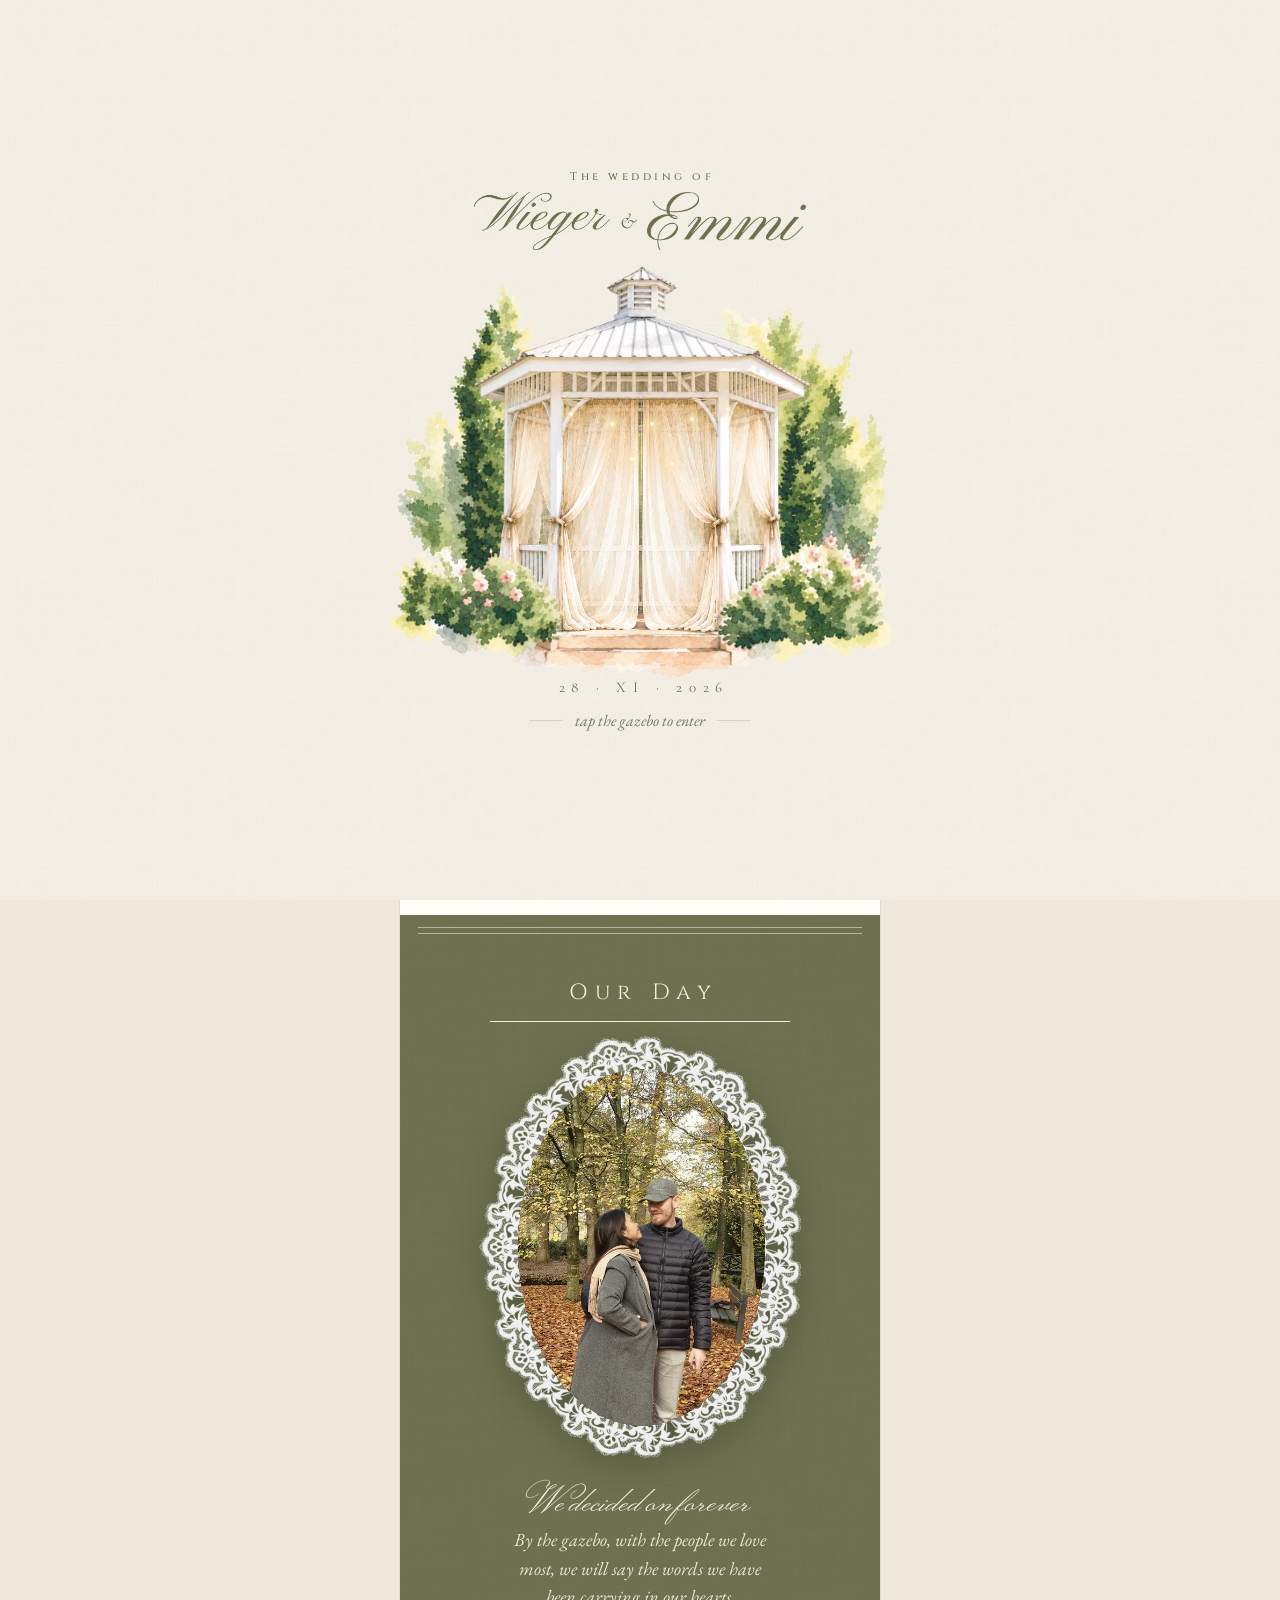
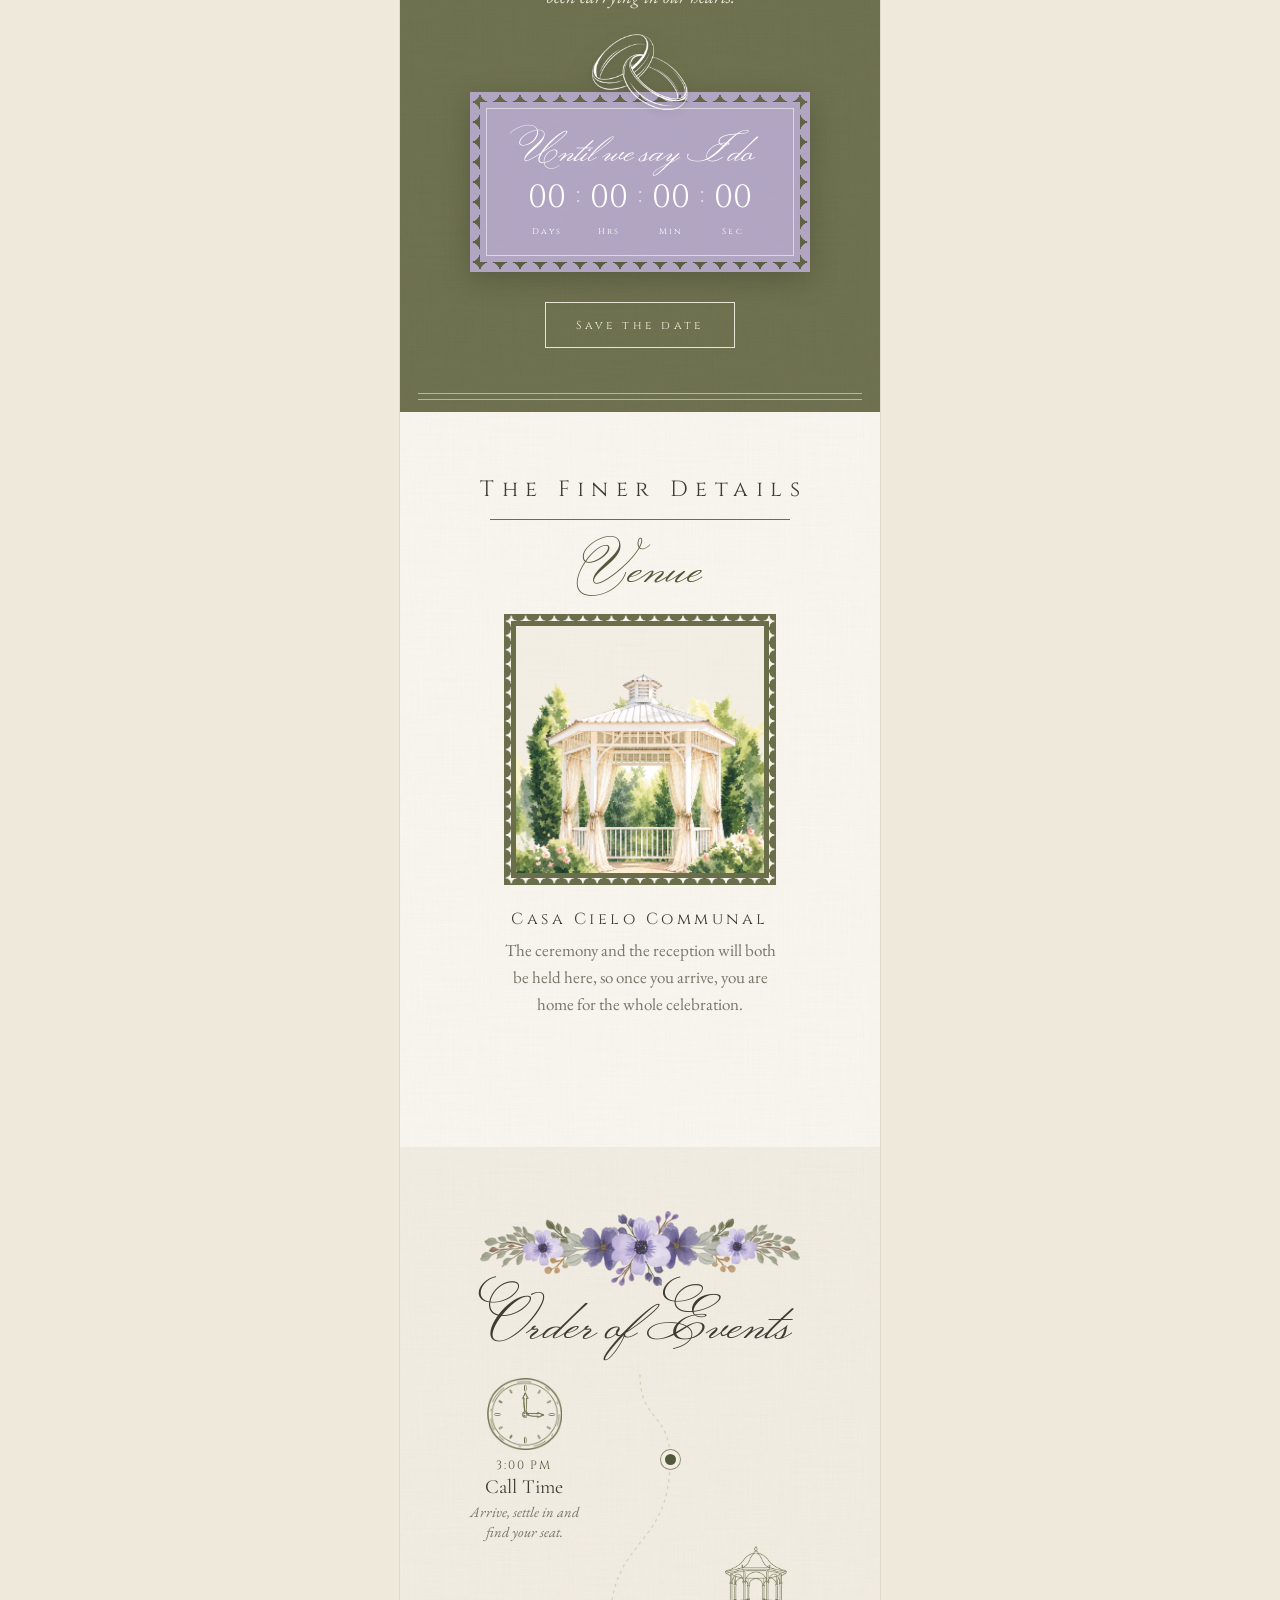
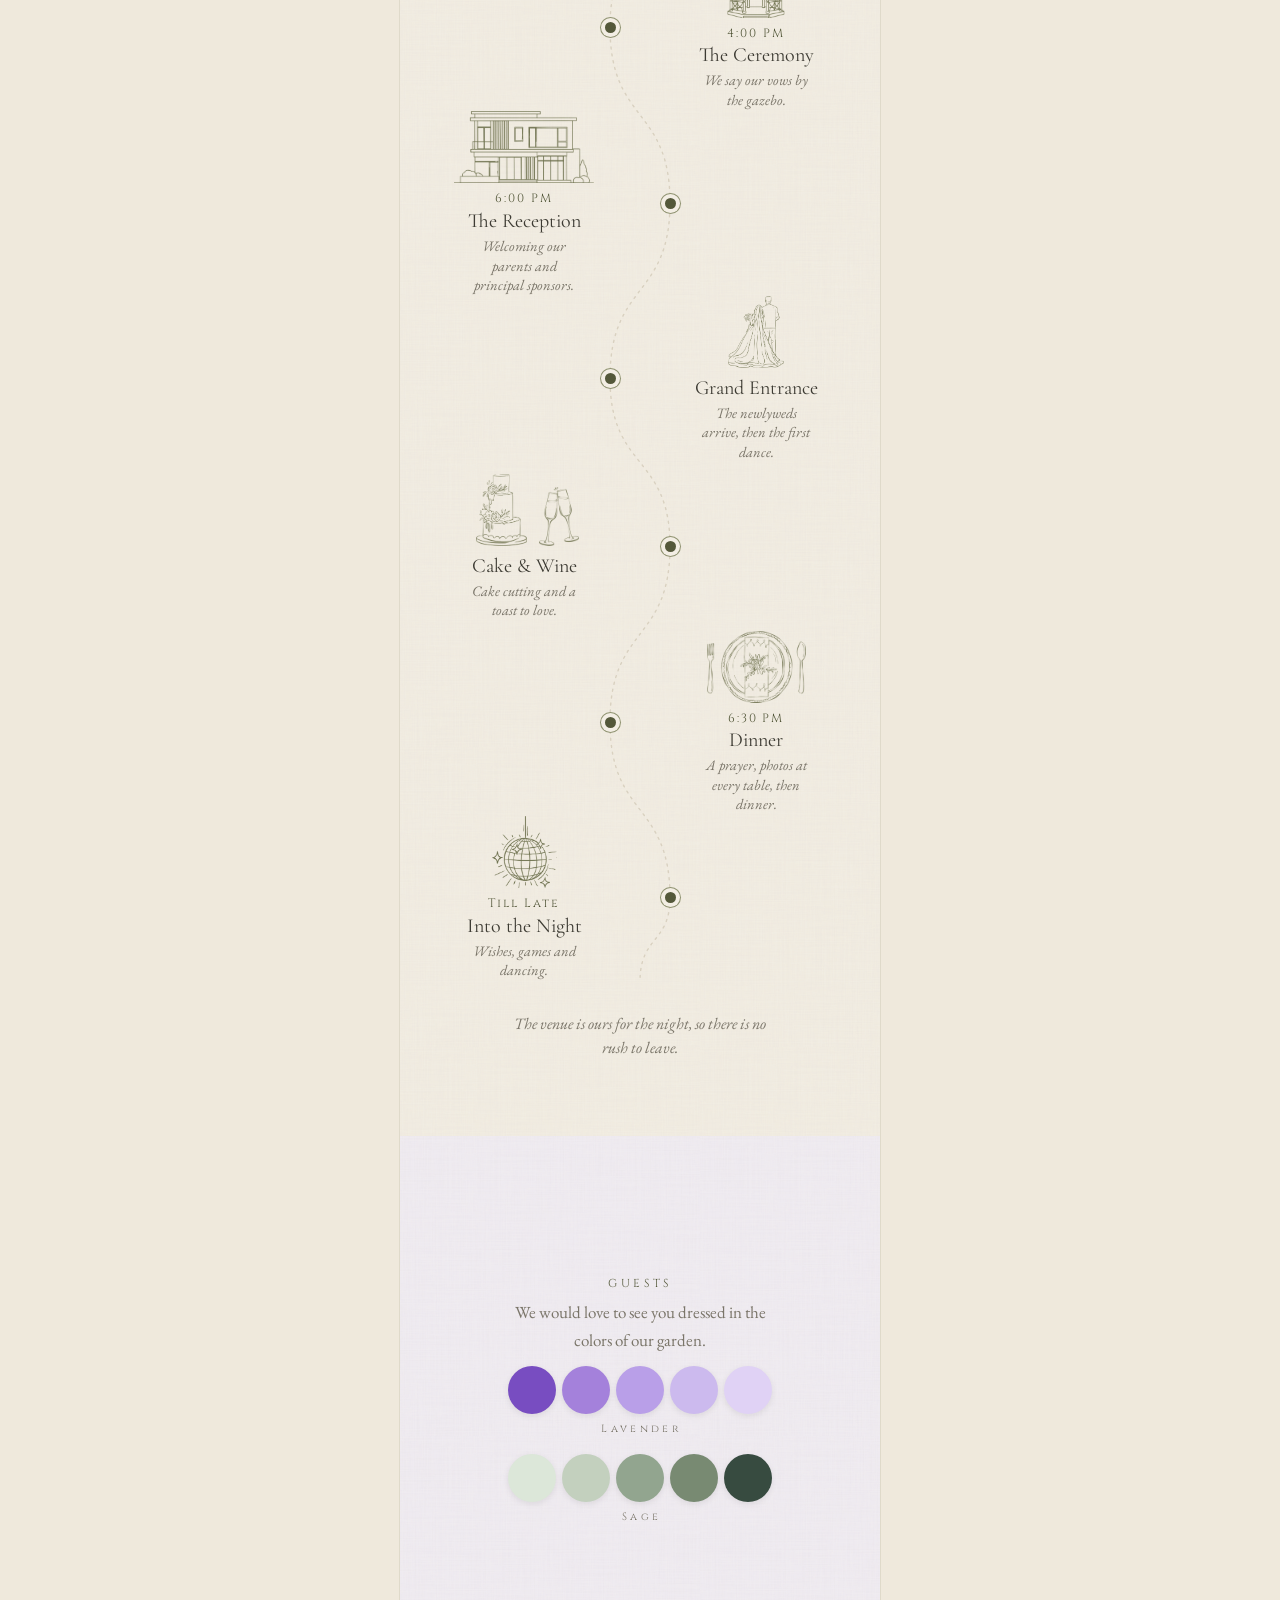
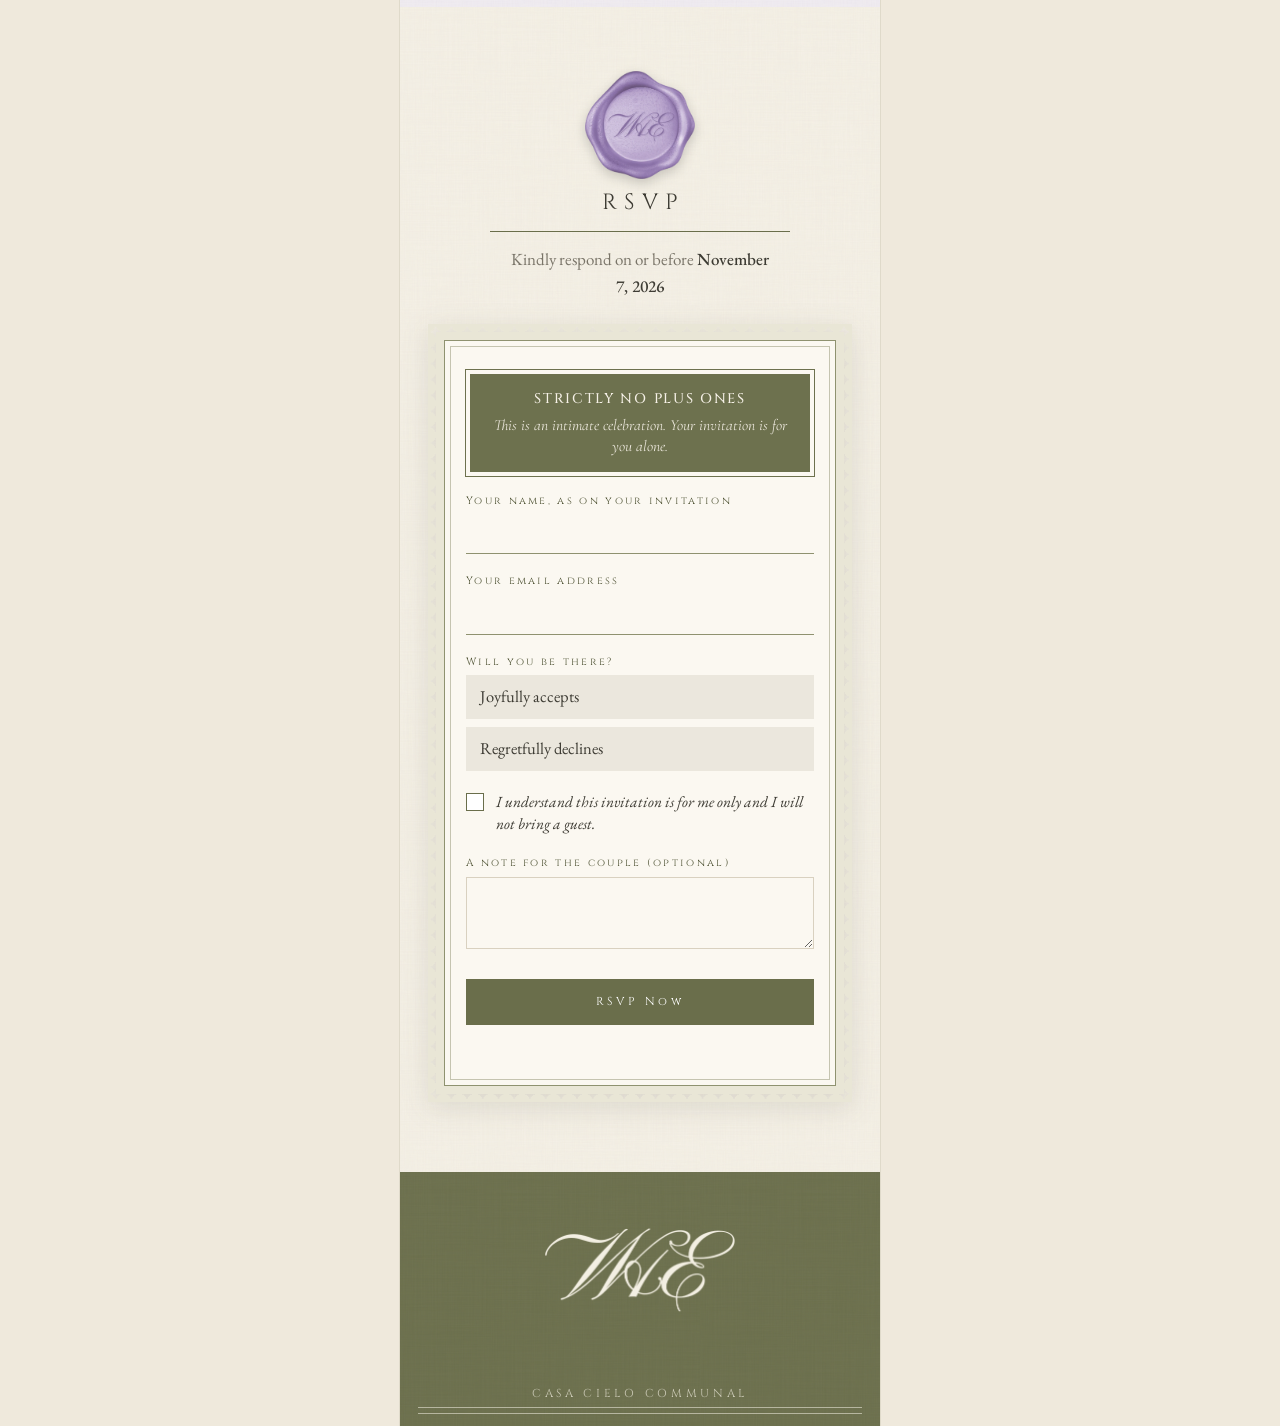
<file: index.html>
<!doctype html>
<html lang="en">
<head>
<meta charset="utf-8">
<title>Wieger &amp; Emmi</title>
<meta name="description" content="The wedding of Wieger and Emmi. Saturday, 28 November 2026, Casa Cielo Communal.">
<meta property="og:title" content="Wieger &amp; Emmi · 28.11.2026">
<meta property="og:description" content="Tap the gazebo to open your invitation.">
<meta property="og:image" content="https://wieger-and-emmi.github.io/og.jpg">
<meta property="og:image:width" content="1200">
<meta property="og:image:height" content="630">
<meta property="og:url" content="https://wieger-and-emmi.github.io/">
<meta property="og:type" content="website">
<meta name="twitter:card" content="summary_large_image">
<meta property="og:site_name" content="Wieger &amp; Emmi">
<meta property="og:image:secure_url" content="https://wieger-and-emmi.github.io/og.jpg">
<meta property="og:image:type" content="image/jpeg">
<meta property="og:image:alt" content="A watercolor gazebo with closed drapes">
<link rel="image_src" href="https://wieger-and-emmi.github.io/og.jpg">
<meta name="viewport" content="width=device-width,initial-scale=1,viewport-fit=cover">
<meta name="color-scheme" content="only light">
<meta name="supported-color-schemes" content="light">
<style>:root{color-scheme:only light}html,body{forced-color-adjust:none}
@media (prefers-color-scheme:dark){:root{color-scheme:only light}html,body{background:#efe9dc!important;color:var(--ink)}}</style>
<meta name="theme-color" content="#f6f1e7">
<link rel="icon" href="favicon.png">
<link rel="preconnect" href="https://fonts.googleapis.com">
<link rel="preconnect" href="https://fonts.gstatic.com" crossorigin>
<link href="https://fonts.googleapis.com/css2?family=Cinzel:wght@400;500&family=Cormorant+Garamond:ital,wght@0,400;0,500;1,400&family=EB+Garamond:ital,wght@0,400;0,500;1,400&family=Monsieur+La+Doulaise&display=swap" rel="stylesheet">
<link rel="stylesheet" href="style.css?v=5">
</head>
<body class="locked">

<svg width="0" height="0" style="position:absolute" aria-hidden="true">
  <defs>
    <filter id="sketch" x="-5%" y="-5%" width="110%" height="110%"><feTurbulence type="fractalNoise" baseFrequency=".07" numOctaves="2" seed="4" result="n"/><feDisplacementMap in="SourceGraphic" in2="n" scale="1.8" xChannelSelector="R" yChannelSelector="G"/></filter>
    <linearGradient id="dgrad" x1="0" x2="1" y1="0" y2="0"><stop offset="0" stop-color="#e8dabd"/><stop offset=".55" stop-color="#f3eada"/><stop offset="1" stop-color="#f8f2e6"/></linearGradient>
    <linearGradient id="dvert" x1="0" x2="0" y1="0" y2="1"><stop offset="0" stop-color="#fff" stop-opacity=".3"/><stop offset=".6" stop-color="#fff" stop-opacity="0"/><stop offset="1" stop-color="#cdb98f" stop-opacity=".28"/></linearGradient>
    <filter id="dsoft" x="-20%" y="0" width="140%" height="100%"><feGaussianBlur stdDeviation="1.1 0"/></filter>
    <radialGradient id="sg" cx=".4" cy=".35" r=".75"><stop offset="0" stop-color="#b9acd0"/><stop offset=".7" stop-color="#9184ab"/><stop offset="1" stop-color="#76698f"/></radialGradient>
    <symbol id="seal" viewBox="0 0 100 100">
      <path d="M50 3C58 3 62 7 69 8S83 11 87 18 91 31 94 38 98 50 96 58 91 69 88 76 80 88 72 92 59 97 50 97 37 96 29 92 15 85 11 77 4 64 4 55 2 42 6 34 12 19 20 13 41 3 50 3Z" fill="url(#sg)"/>
      <circle cx="50" cy="50" r="33" fill="none" stroke="#fff" stroke-opacity=".35" stroke-width="1.2"/>
      <circle cx="50" cy="50" r="29" fill="none" stroke="#5d5175" stroke-opacity=".35" stroke-width="1"/>
      <text x="50" y="60" text-anchor="middle" font-family="Monsieur La Doulaise, cursive" font-size="30" fill="#f4f0f8" fill-opacity=".92">W&amp;E</text>
    </symbol>
    <symbol id="corner" viewBox="0 0 64 64"><path pathLength="1" d="M9 60V22C9 14 14 9 22 9H60"/><path pathLength="1" d="M9 22C9 30 16 34 21 30S22 19 15 20M22 9C30 9 34 16 30 21S19 22 20 15"/><path pathLength="1" d="M16 16C22 22 26 26 34 28M16 16C22 22 26 26 28 34"/><circle pathLength="1" cx="16" cy="16" r="2.2"/></symbol>
    <symbol id="tie" viewBox="0 0 34 70"><path d="M4 10C10 2 24 2 30 10S24 22 17 20 4 18 4 10Z" fill="none" stroke="#bf9f62" stroke-width="2.4"/><path d="M17 20V30" stroke="#bf9f62" stroke-width="2"/><circle cx="17" cy="32" r="4" fill="#c8aa6d"/><path d="M13 35L10 66M15 35L14 67M17 35V68M19 35L20 67M21 35L24 66" stroke="#c8aa6d" stroke-width="1.6" stroke-linecap="round"/><path d="M11 42H23" stroke="#a88a50" stroke-width="2"/></symbol>
  </defs>
</svg>

<!-- ============ INTRO ============ -->
<div id="intro" class="linen">
  <div class="i-top">The wedding of</div>
  <div class="i-names" aria-label="Wieger and Emmi"><img src="n-wieger.webp" alt=""><i>&amp;</i><img src="n-emmi.webp" alt=""></div>
  <button class="stage" id="stage" aria-label="Open the invitation">
    <img src="gazebo.webp" alt="A watercolor gazebo with sheer ivory drapes" width="1254" height="1254">
    <img class="gzo" src="gazebo-open.webp" alt="" width="1254" height="1254">
    <canvas class="gzc" id="gzc" aria-hidden="true"></canvas>
    <span class="fl" style="left:36%;top:37%"></span><span class="fl" style="left:44%;top:39%;animation-delay:.6s"></span>
    <span class="fl" style="left:52%;top:39%;animation-delay:1.1s"></span><span class="fl" style="left:60%;top:38%;animation-delay:1.7s"></span>
    <span class="fl" style="left:67%;top:36%;animation-delay:.3s"></span><span class="fl" style="left:48%;top:46%;animation-delay:2s"></span>
    <span class="fl" style="left:56%;top:47%;animation-delay:1.4s"></span>
  </button>
  <div class="i-date">28 · XI · 2026</div>
  <div class="i-tap"><span>tap the gazebo to enter</span></div>
</div>

<!-- ============ DRAPES ============ -->
<div id="petals" aria-hidden="true"></div>
<div id="flash" aria-hidden="true"></div>

<!-- ============ INVITATION ============ -->
<main id="invite" aria-hidden="true">

  <!-- HERO -->
  <section id="hero" class="linen">
    <div class="cframe">
      <div class="cf-in">
        <div class="cf-top h-rv rv">Together with their families</div>
        <h1 class="cnames" aria-label="Wieger and Emmi">
          <img class="nm-w h-rv rv" src="n-wieger.webp" alt="" width="1029" height="437">
          <span class="cf-and h-rv rv d1">and</span>
          <img class="nm-e h-rv rv d1" src="n-emmi.webp" alt="" width="1012" height="370">
        </h1>
        <div class="cf-top h-rv rv d2" style="max-width:24ch;margin:0 auto">Request the honor of your presence at their marriage</div>
        <div class="cf-date h-rv rv d2"><span>November</span><b>28</b><span>Saturday</span></div>
        <div class="cf-time h-rv rv d3">2026 &bull; 3:00PM</div>
        <div class="cf-venue h-rv rv d3">Casa Cielo Communal</div>
      </div>
    </div>
    <div class="hero-note h-rv rv d4">An intimate celebration, strictly no plus ones.</div>
    <div class="scroll-cue h-rv rv d4">Scroll</div>
  </section>

  <!-- STORY + COUNTDOWN -->
  <section class="olive scallop-top" id="story">
    <h2 class="h-caps rv">Our Day</h2>
    <div class="rule rv"></div>
    <div class="lace-ph rv d1"><img src="lace-photo.webp" alt="Wieger and Emmi in an autumn park, framed in white lace" width="600" height="785" loading="lazy"></div>
    <div class="cap rv">We decided on forever</div>
    <p class="quote rv d1">By the gazebo, with the people we love most, we will say the words we have been carrying in our hearts.</p>

    <div class="plaque-w rv d2">
      <img class="bow" src="rings.webp" alt="" width="300" height="238">
      <div class="plaque scal"><div class="pi">
        <div class="h-script">Until we say I do</div>
        <div class="count">
          <div><b id="cd-d">00</b><small>Days</small></div><i>:</i>
          <div><b id="cd-h">00</b><small>Hrs</small></div><i>:</i>
          <div><b id="cd-m">00</b><small>Min</small></div><i>:</i>
          <div><b id="cd-s">00</b><small>Sec</small></div>
        </div>
      </div></div>
    </div>
    <div class="btns rv d3" style="margin-top:30px"><a class="btn btn-lt" id="cal" target="_blank" rel="noopener">Save the date</a></div>
  </section>

  <!-- DETAILS -->
  <section id="details">
    <h2 class="h-caps rv">The Finer Details</h2>
    <div class="rule rv" style="color:var(--olive)"></div>
    <div class="h-script rv d1" style="color:var(--olive-d)">Venue</div>
    <div class="vframe scal rv d1"><div><img src="venue.webp" alt="Watercolor gazebo at Casa Cielo Communal" loading="lazy"></div></div>
    <div class="vname rv d2">Casa Cielo Communal</div>
    <p class="rv d2 muted">The ceremony and the reception will both be held here, so once you arrive, you are home for the whole celebration.</p>
    <div class="btns rv d3"><a class="btn" href="https://maps.app.goo.gl/KVCsTUtgkLVqX7y17" target="_blank" rel="noopener">Directions</a></div>
  </section>

  <!-- ORDER OF EVENTS -->
  <section id="events">
    <img class="rv" src="flower.webp" alt="" style="width:min(320px,86%);margin:0 auto 4px" loading="lazy">
    <h2 class="h-script rv" style="color:var(--ink)">Order of Events</h2>
    <div class="tl" id="tl">
      <svg class="curve" id="curve" aria-hidden="true"><path class="track"/><path class="ink"/></svg>
      <div class="ev l"><div class="side"><span class="ic ic-clock" role="img" aria-label="Clock at 3:00"><img src="clock-face.webp" alt=""><img class="hh" src="clock-hour.webp" alt=""><img class="mh" src="clock-min.webp" alt=""></span><div class="t">3:00 PM</div><div class="h">Call Time</div><div class="n">Arrive, settle in and find your seat.</div></div><span class="dot"></span><div></div></div>

      <div class="ev r"><div></div><span class="dot"></span><div class="side"><span class="ic sc sc-gz" role="img" aria-label="Gazebo"><img src="i-gazebo.webp" alt=""></span><div class="t">4:00 PM</div><div class="h">The Ceremony</div><div class="n">We say our vows by the gazebo.</div></div></div>

      <div class="ev l"><div class="side"><span class="ic sc sc-house" role="img" aria-label="Reception venue"><img src="i-house.webp" alt=""><img class="tw t1" src="sparkle-lav.webp" alt=""><img class="tw t2" src="sparkle-lav.webp" alt=""><img class="tw t3" src="sparkle-lav.webp" alt=""></span><div class="t">6:00 PM</div><div class="h">The Reception</div><div class="n">Welcoming our parents and principal sponsors.</div></div><span class="dot"></span><div></div></div>

      <div class="ev r"><div></div><span class="dot"></span><div class="side"><span class="ic sc sc-walk" role="img" aria-label="Couple walking in"><img src="i-couple.webp" alt=""></span><div class="h">Grand Entrance</div><div class="n">The newlyweds arrive, then the first dance.</div></div></div>

      <div class="ev l"><div class="side"><span class="ic sc sc-cake" role="img" aria-label="Cake and champagne"><img class="cake" src="ic-cake.webp" alt=""><span class="ch"><img class="cl" src="ch-l.webp" alt=""><img class="cr" src="ch-r.webp" alt=""><img class="ck" src="ch-spark.webp" alt=""></span></span><div class="h">Cake &amp; Wine</div><div class="n">Cake cutting and a toast to love.</div></div><span class="dot"></span><div></div></div>

      <div class="ev r"><div></div><span class="dot"></span><div class="side"><span class="ic sc sc-plate" role="img" aria-label="Dinner plate"><img src="pl-plate.webp" alt=""><img class="ut fk" src="pl-fork.webp" alt=""><img class="ut sp" src="pl-spoon.webp" alt=""></span><div class="t">6:30 PM</div><div class="h">Dinner</div><div class="n">A prayer, photos at every table, then dinner.</div></div></div>

      <div class="ev l"><div class="side"><span class="ic sc sc-disco" role="img" aria-label="Disco ball"><span class="spin"><img src="disco-spin.webp" alt=""></span></span><div class="t">Till Late</div><div class="h">Into the Night</div><div class="n">Wishes, games and dancing.</div></div><span class="dot"></span><div></div></div>
    </div>
    <p class="tl-note rv">The venue is ours for the night, so there is no rush to leave.</p>
  </section>

  <!-- ATTIRE -->
  <section id="attire">
    <h2 class="h-script rv" style="color:var(--ink)">Attire Guide</h2>
    <div class="caps rv" style="color:var(--olive-d)">Guests</div>
    <p class="rv d1 muted" style="margin-top:6px">We would love to see you dressed in the colors of our garden.</p>
    <div class="rv d2" id="sw">
      <div class="sw"><i style="background:#784dc1;transition-delay:.05s"></i><i style="background:#a481db;transition-delay:.12s"></i><i style="background:#b99fe8;transition-delay:.19s"></i><i style="background:#ccbaee;transition-delay:.26s"></i><i style="background:#e0d2f5;transition-delay:.33s"></i></div>
      <div class="sw-l">Lavender</div>
      <div class="sw"><i style="background:#dce7d9;transition-delay:.4s"></i><i style="background:#c3d0be;transition-delay:.47s"></i><i style="background:#92a58f;transition-delay:.54s"></i><i style="background:#788a72;transition-delay:.61s"></i><i style="background:#374b40;transition-delay:.68s"></i></div>
      <div class="sw-l">Sage</div>
    </div>
  </section>

  <!-- RSVP -->
  <section id="rsvp">
    <img class="rv" src="seal.webp" alt="" width="560" height="549" style="width:110px;height:auto;margin:0 auto 10px;display:block;filter:drop-shadow(0 4px 6px rgba(0,0,0,.18))">
    <h2 class="h-caps rv">RSVP</h2>
    <div class="rule rv" style="color:var(--olive)"></div>
    <p class="rv d1 muted">Kindly respond on or before <b style="font-weight:500;color:var(--ink)">November 7, 2026</b></p>

    <div class="lace-wrap rv d2"><div class="lace scal">
      <div class="lace-in">
        <div class="npo"><span class="npo-k">Strictly No Plus Ones</span><span class="npo-s">This is an intimate celebration. Your invitation is for you alone.</span></div>
        <form name="rsvp" method="POST" data-netlify="true" netlify-honeypot="bot-field" id="rsvp-form">
          <input type="hidden" name="form-name" value="rsvp">
          <p class="hp"><label>Leave this empty <input name="bot-field"></label></p>
          <div><label class="lbl" for="nm">Your name, as on your invitation</label><input class="inp" id="nm" type="text" name="name" required autocomplete="name"></div>
          <div><label class="lbl" for="em">Your email address</label><input class="inp" id="em" type="email" name="email" required autocomplete="email"></div>
          <div><span class="lbl">Will you be there?</span>
            <div class="ch-opt">
              <label><input type="radio" name="attending" value="Joyfully accepts" required><span>Joyfully accepts</span></label>
              <label><input type="radio" name="attending" value="Regretfully declines"><span>Regretfully declines</span></label>
            </div>
          </div>
          <label class="agree"><input type="checkbox" name="no_plus_one" value="Understood: no plus one" required>I understand this invitation is for me only and I will not bring a guest.</label>
          <div><label class="lbl" for="msg">A note for the couple (optional)</label><textarea class="inp" id="msg" name="message"></textarea></div>
          <button class="btn fill" type="submit">RSVP Now</button>
          <p class="err" id="err" role="alert"></p>
        </form>
        <div class="thanks" id="thanks" role="status">
          <img class="seal" src="seal.webp" alt="" width="560" height="549" style="height:auto">
          <div class="h-script" id="thanks-msg" style="color:var(--ink)">Thank you</div>
          <p class="muted" id="thanks-sub"></p>
        </div>
      </div>
    </div></div>
  </section>

  <footer class="olive scallop-top">
    <img class="mono-img rv" src="monogram-light.webp" alt="W&amp;E" width="381" height="170" style="width:190px;height:auto;margin:0 auto 22px;display:block">
    <div class="caps rv" style="letter-spacing:.5em;padding-left:.5em">28 · 11 · 2026</div>
    <div class="caps rv d1" style="opacity:.7;margin-top:6px">Casa Cielo Communal</div>
  </footer>
</main>

<script src="app.js?v=2"></script>
</body>
</html>
</file>
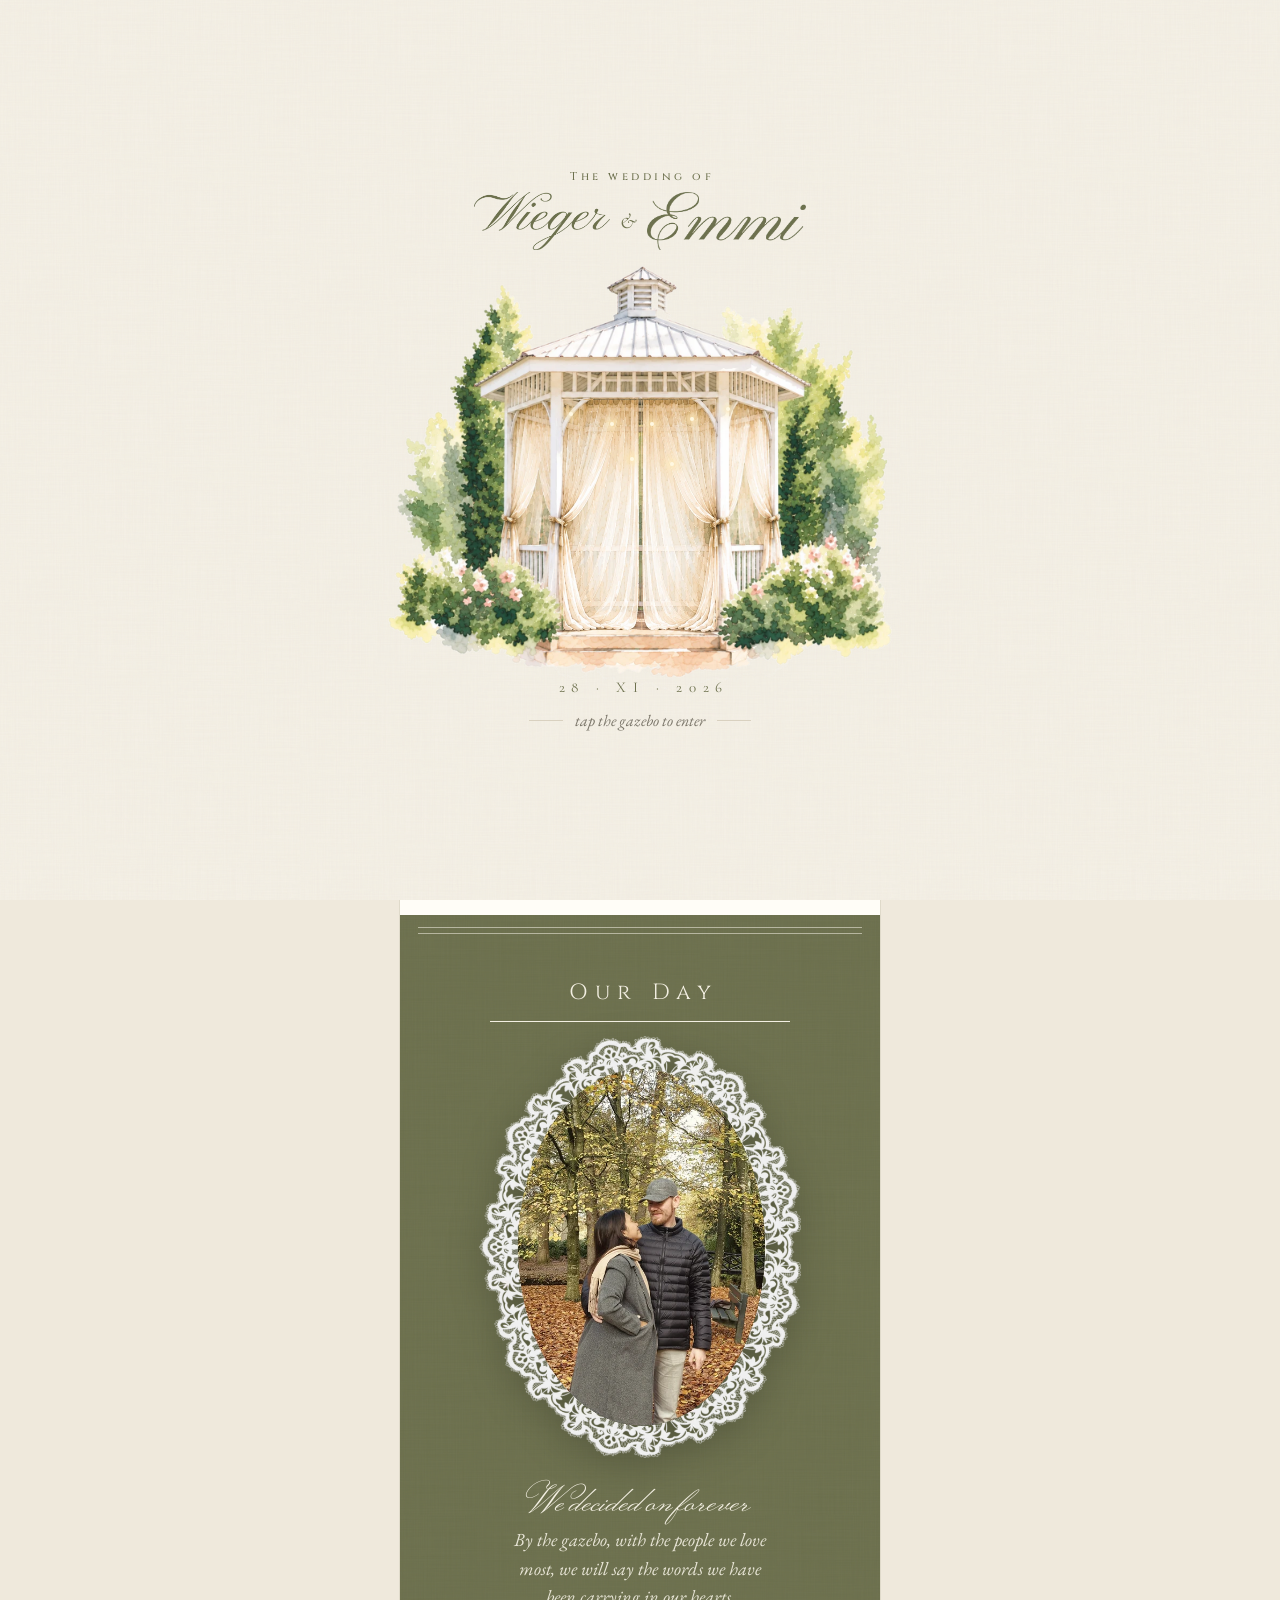
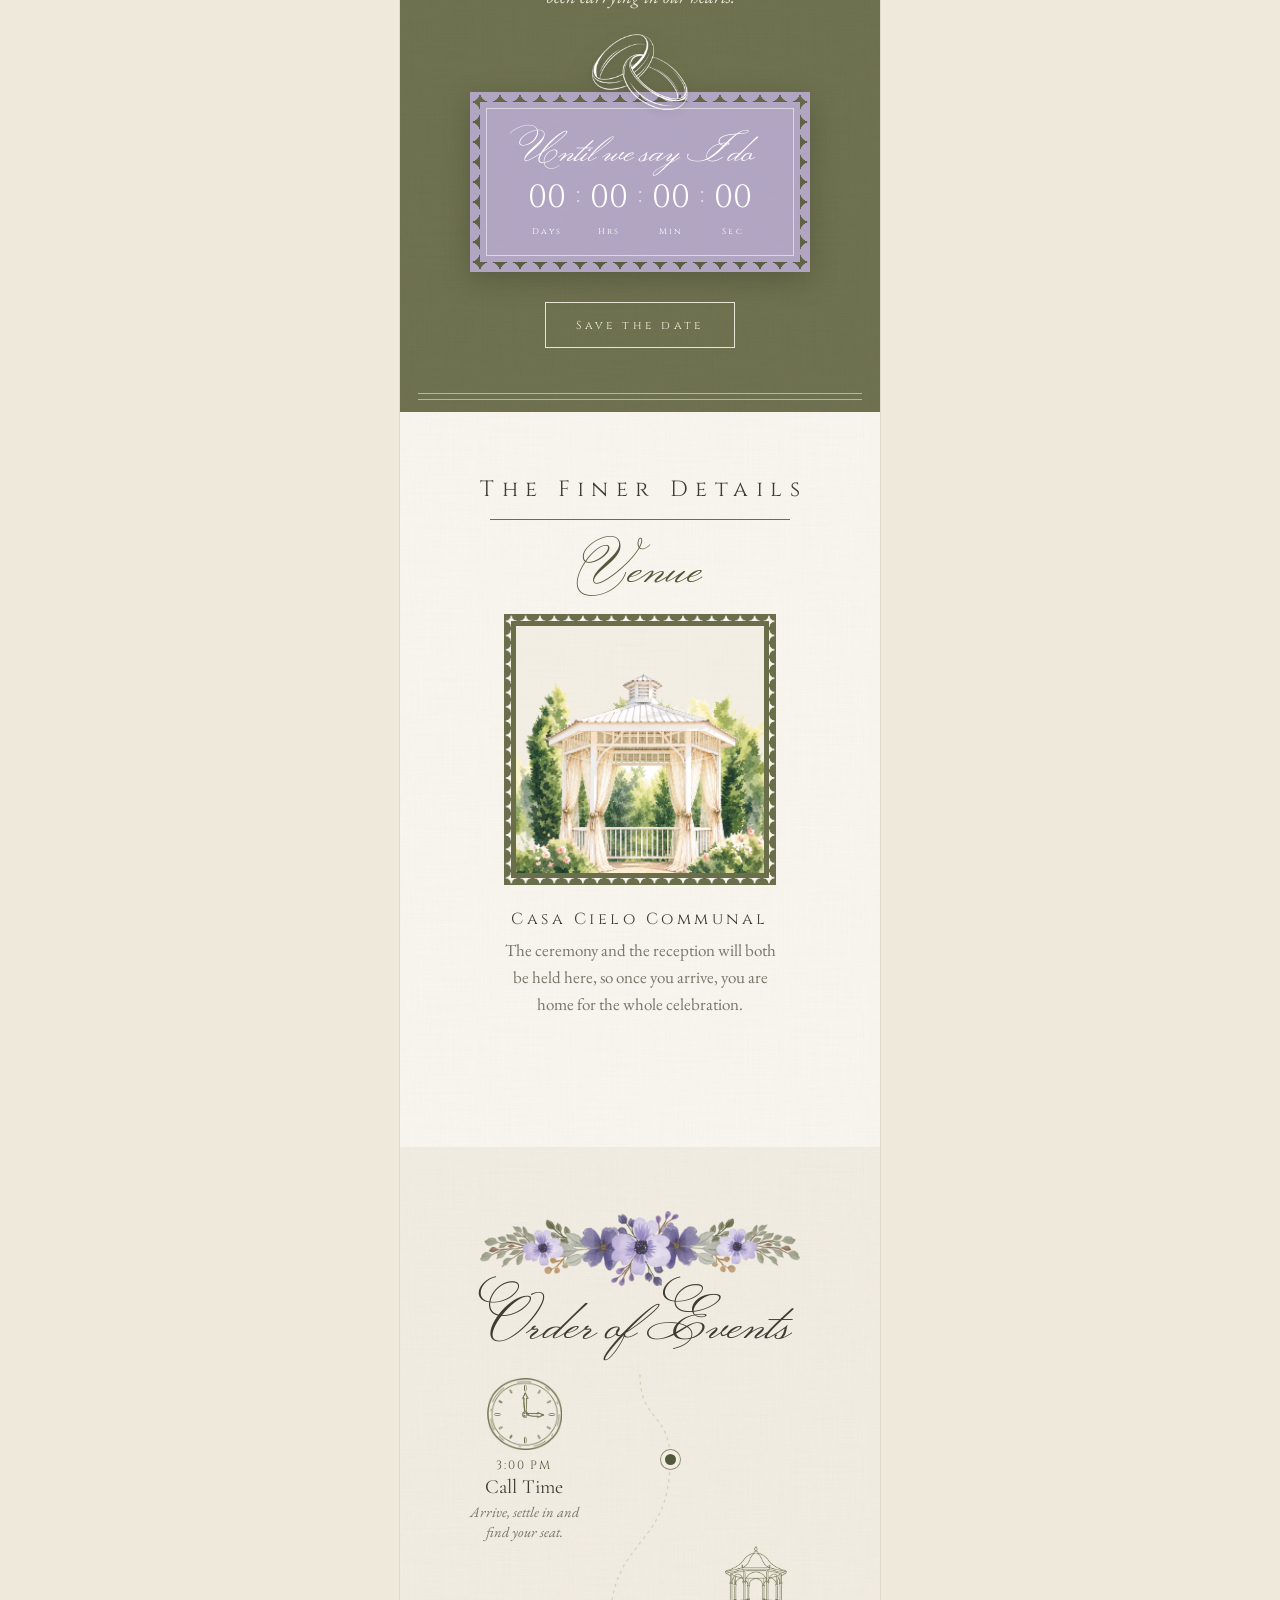
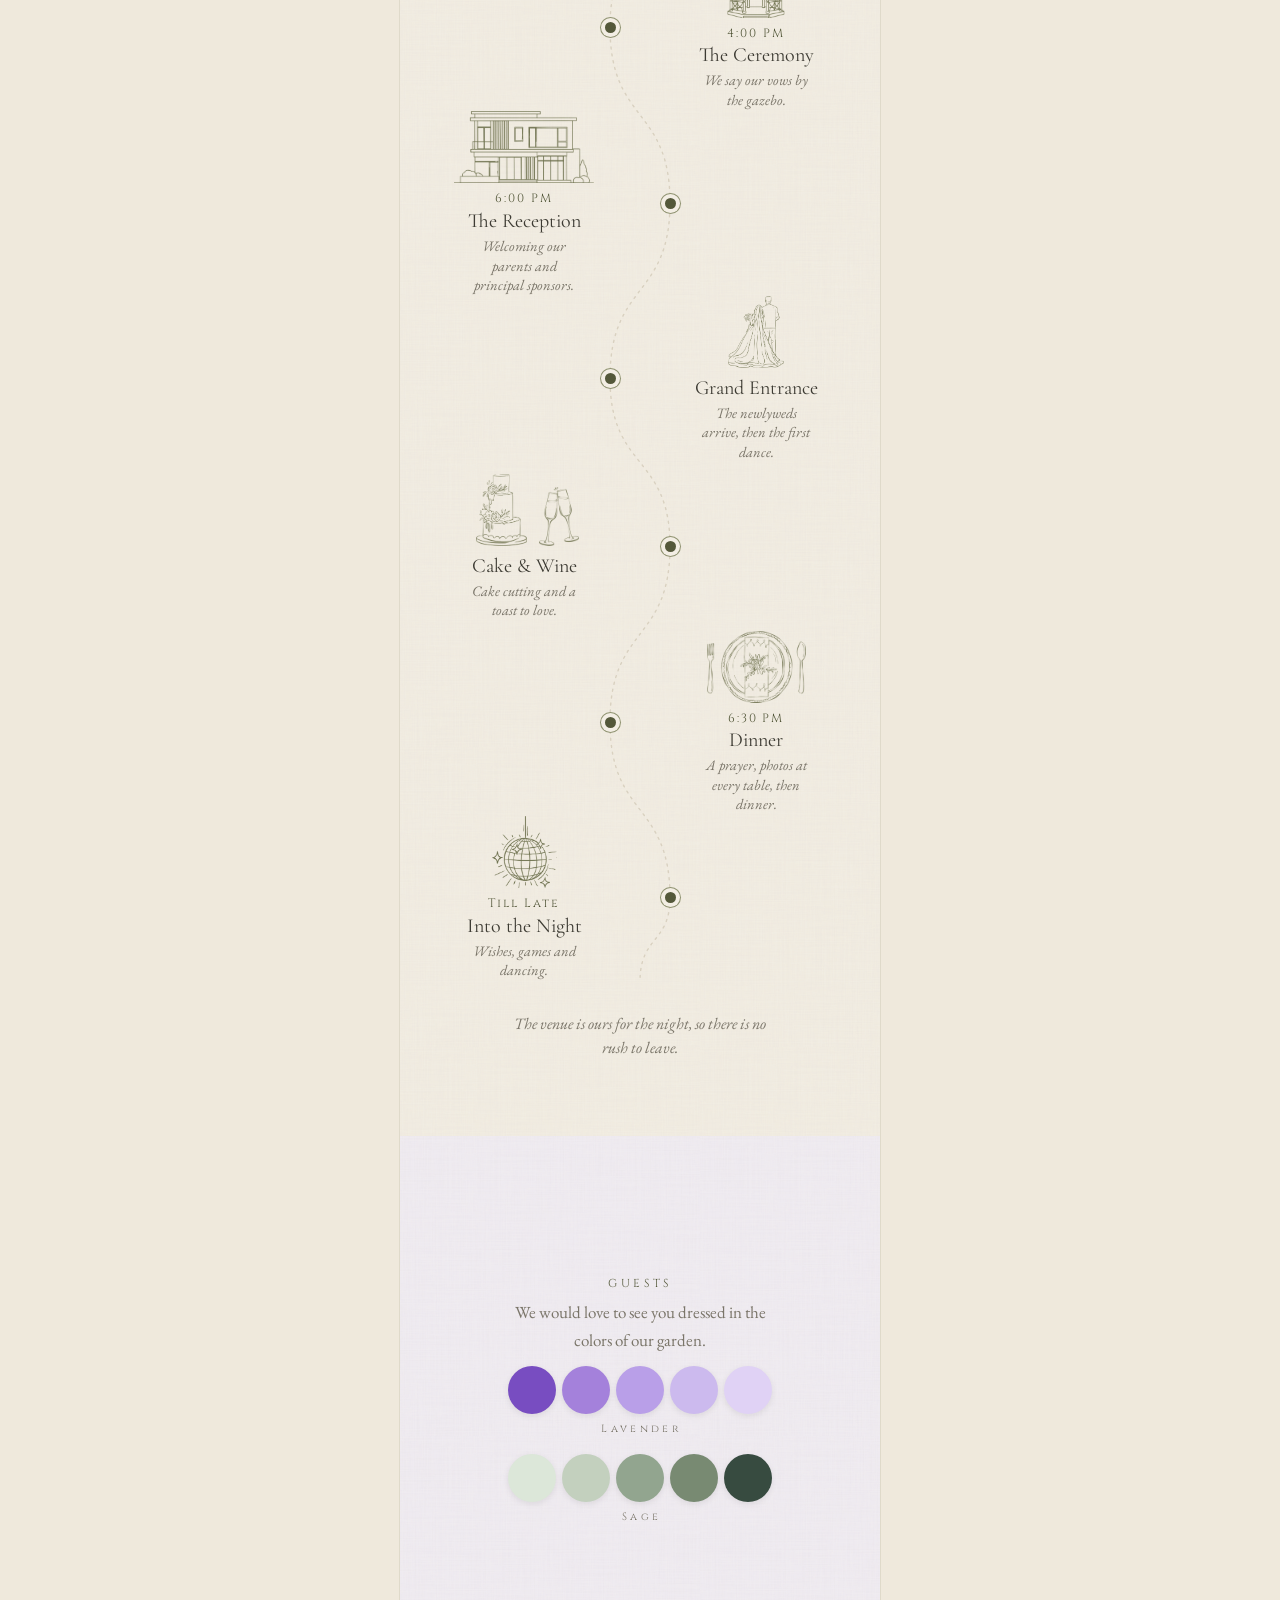
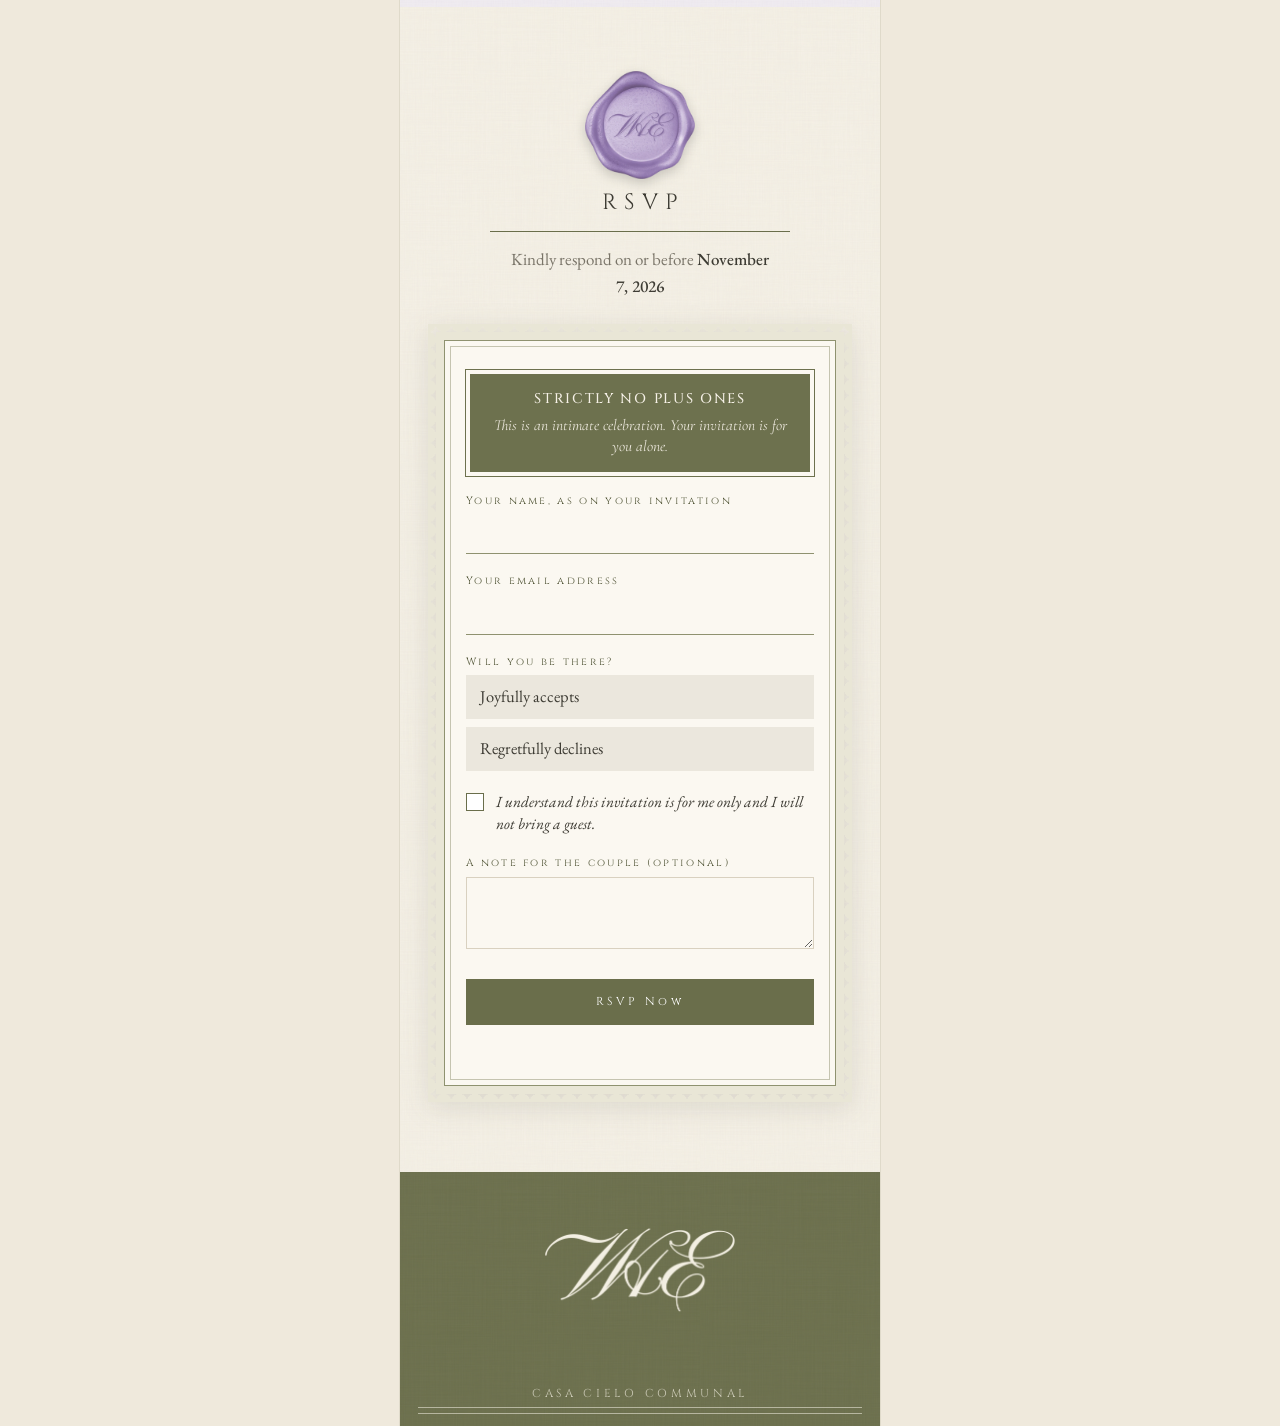
<file: index_2.html>
<!doctype html>
<html lang="en">
<head>
<meta charset="utf-8">
<title>Wieger &amp; Emmi</title>
<meta name="description" content="The wedding of Wieger and Emmi. Saturday, 28 November 2026, Casa Cielo Communal.">
<meta property="og:title" content="Wieger &amp; Emmi · 28.11.2026">
<meta property="og:description" content="Tap the gazebo to open your invitation.">
<meta property="og:image" content="https://wieger-and-emmi.thewhimsytouch.com/og.jpg">
<meta property="og:image:width" content="1200">
<meta property="og:image:height" content="630">
<meta property="og:url" content="https://wieger-and-emmi.thewhimsytouch.com/">
<meta property="og:type" content="website">
<meta name="twitter:card" content="summary_large_image">
<meta property="og:site_name" content="Wieger &amp; Emmi">
<meta property="og:image:secure_url" content="https://wieger-and-emmi.thewhimsytouch.com/og.jpg">
<meta property="og:image:type" content="image/jpeg">
<meta property="og:image:alt" content="A watercolor gazebo with closed drapes">
<link rel="image_src" href="https://wieger-and-emmi.thewhimsytouch.com/og.jpg">
<meta name="viewport" content="width=device-width,initial-scale=1,viewport-fit=cover">
<meta name="color-scheme" content="only light">
<meta name="supported-color-schemes" content="light">
<style>:root{color-scheme:only light}html,body{forced-color-adjust:none}
@media (prefers-color-scheme:dark){:root{color-scheme:only light}html,body{background:#efe9dc!important;color:var(--ink)}}</style>
<meta name="theme-color" content="#f6f1e7">
<link rel="icon" href="favicon.png">
<link rel="preconnect" href="https://fonts.googleapis.com">
<link rel="preconnect" href="https://fonts.gstatic.com" crossorigin>
<link href="https://fonts.googleapis.com/css2?family=Cinzel:wght@400;500&family=Cormorant+Garamond:ital,wght@0,400;0,500;1,400&family=EB+Garamond:ital,wght@0,400;0,500;1,400&family=Monsieur+La+Doulaise&display=swap" rel="stylesheet">
<link rel="stylesheet" href="style.css?v=3">
</head>
<body class="locked">

<svg width="0" height="0" style="position:absolute" aria-hidden="true">
  <defs>
    <filter id="sketch" x="-5%" y="-5%" width="110%" height="110%"><feTurbulence type="fractalNoise" baseFrequency=".07" numOctaves="2" seed="4" result="n"/><feDisplacementMap in="SourceGraphic" in2="n" scale="1.8" xChannelSelector="R" yChannelSelector="G"/></filter>
    <linearGradient id="dgrad" x1="0" x2="1" y1="0" y2="0"><stop offset="0" stop-color="#e8dabd"/><stop offset=".55" stop-color="#f3eada"/><stop offset="1" stop-color="#f8f2e6"/></linearGradient>
    <linearGradient id="dvert" x1="0" x2="0" y1="0" y2="1"><stop offset="0" stop-color="#fff" stop-opacity=".3"/><stop offset=".6" stop-color="#fff" stop-opacity="0"/><stop offset="1" stop-color="#cdb98f" stop-opacity=".28"/></linearGradient>
    <filter id="dsoft" x="-20%" y="0" width="140%" height="100%"><feGaussianBlur stdDeviation="1.1 0"/></filter>
    <radialGradient id="sg" cx=".4" cy=".35" r=".75"><stop offset="0" stop-color="#b9acd0"/><stop offset=".7" stop-color="#9184ab"/><stop offset="1" stop-color="#76698f"/></radialGradient>
    <symbol id="seal" viewBox="0 0 100 100">
      <path d="M50 3C58 3 62 7 69 8S83 11 87 18 91 31 94 38 98 50 96 58 91 69 88 76 80 88 72 92 59 97 50 97 37 96 29 92 15 85 11 77 4 64 4 55 2 42 6 34 12 19 20 13 41 3 50 3Z" fill="url(#sg)"/>
      <circle cx="50" cy="50" r="33" fill="none" stroke="#fff" stroke-opacity=".35" stroke-width="1.2"/>
      <circle cx="50" cy="50" r="29" fill="none" stroke="#5d5175" stroke-opacity=".35" stroke-width="1"/>
      <text x="50" y="60" text-anchor="middle" font-family="Monsieur La Doulaise, cursive" font-size="30" fill="#f4f0f8" fill-opacity=".92">W&amp;E</text>
    </symbol>
    <symbol id="corner" viewBox="0 0 64 64"><path pathLength="1" d="M9 60V22C9 14 14 9 22 9H60"/><path pathLength="1" d="M9 22C9 30 16 34 21 30S22 19 15 20M22 9C30 9 34 16 30 21S19 22 20 15"/><path pathLength="1" d="M16 16C22 22 26 26 34 28M16 16C22 22 26 26 28 34"/><circle pathLength="1" cx="16" cy="16" r="2.2"/></symbol>
    <symbol id="tie" viewBox="0 0 34 70"><path d="M4 10C10 2 24 2 30 10S24 22 17 20 4 18 4 10Z" fill="none" stroke="#bf9f62" stroke-width="2.4"/><path d="M17 20V30" stroke="#bf9f62" stroke-width="2"/><circle cx="17" cy="32" r="4" fill="#c8aa6d"/><path d="M13 35L10 66M15 35L14 67M17 35V68M19 35L20 67M21 35L24 66" stroke="#c8aa6d" stroke-width="1.6" stroke-linecap="round"/><path d="M11 42H23" stroke="#a88a50" stroke-width="2"/></symbol>
  </defs>
</svg>

<!-- ============ INTRO ============ -->
<div id="intro" class="linen">
  <div class="i-top">The wedding of</div>
  <div class="i-names" aria-label="Wieger and Emmi"><img src="n-wieger.webp" alt=""><i>&amp;</i><img src="n-emmi.webp" alt=""></div>
  <button class="stage" id="stage" aria-label="Open the invitation">
    <img src="gazebo.webp" alt="A watercolor gazebo with sheer ivory drapes" width="1254" height="1254">
    <img class="gzo" src="gazebo-open.webp" alt="" width="1254" height="1254">
    <canvas class="gzc" id="gzc" aria-hidden="true"></canvas>
    <span class="fl" style="left:36%;top:37%"></span><span class="fl" style="left:44%;top:39%;animation-delay:.6s"></span>
    <span class="fl" style="left:52%;top:39%;animation-delay:1.1s"></span><span class="fl" style="left:60%;top:38%;animation-delay:1.7s"></span>
    <span class="fl" style="left:67%;top:36%;animation-delay:.3s"></span><span class="fl" style="left:48%;top:46%;animation-delay:2s"></span>
    <span class="fl" style="left:56%;top:47%;animation-delay:1.4s"></span>
  </button>
  <div class="i-date">28 · XI · 2026</div>
  <div class="i-tap"><span>tap the gazebo to enter</span></div>
</div>

<!-- ============ DRAPES ============ -->
<div id="petals" aria-hidden="true"></div>
<div id="flash" aria-hidden="true"></div>

<!-- ============ INVITATION ============ -->
<main id="invite" aria-hidden="true">

  <!-- HERO -->
  <section id="hero" class="linen">
    <div class="cframe">
      <div class="cf-in">
        <div class="cf-top h-rv rv">Together with their families</div>
        <h1 class="cnames" aria-label="Wieger and Emmi">
          <img class="nm-w h-rv rv" src="n-wieger.webp" alt="" width="1029" height="437">
          <span class="cf-and h-rv rv d1">and</span>
          <img class="nm-e h-rv rv d1" src="n-emmi.webp" alt="" width="1012" height="370">
        </h1>
        <div class="cf-top h-rv rv d2" style="max-width:24ch;margin:0 auto">Request the honor of your presence at their marriage</div>
        <div class="cf-date h-rv rv d2"><span>November</span><b>28</b><span>Saturday</span></div>
        <div class="cf-time h-rv rv d3">2026 &bull; 3:00PM</div>
        <div class="cf-venue h-rv rv d3">Casa Cielo Communal</div>
      </div>
    </div>
    <div class="hero-note h-rv rv d4">An intimate celebration, strictly no plus ones.</div>
    <div class="scroll-cue h-rv rv d4">Scroll</div>
  </section>

  <!-- STORY + COUNTDOWN -->
  <section class="olive scallop-top" id="story">
    <h2 class="h-caps rv">Our Day</h2>
    <div class="rule rv"></div>
    <div class="lace-ph rv d1"><img src="lace-photo.webp" alt="Wieger and Emmi in an autumn park, framed in white lace" width="600" height="785" loading="lazy"></div>
    <div class="cap rv">We decided on forever</div>
    <p class="quote rv d1">By the gazebo, with the people we love most, we will say the words we have been carrying in our hearts.</p>

    <div class="plaque-w rv d2">
      <img class="bow" src="rings.webp" alt="" width="300" height="238">
      <div class="plaque scal"><div class="pi">
        <div class="h-script">Until we say I do</div>
        <div class="count">
          <div><b id="cd-d">00</b><small>Days</small></div><i>:</i>
          <div><b id="cd-h">00</b><small>Hrs</small></div><i>:</i>
          <div><b id="cd-m">00</b><small>Min</small></div><i>:</i>
          <div><b id="cd-s">00</b><small>Sec</small></div>
        </div>
      </div></div>
    </div>
    <div class="btns rv d3" style="margin-top:30px"><a class="btn btn-lt" id="cal" target="_blank" rel="noopener">Save the date</a></div>
  </section>

  <!-- DETAILS -->
  <section id="details">
    <h2 class="h-caps rv">The Finer Details</h2>
    <div class="rule rv" style="color:var(--olive)"></div>
    <div class="h-script rv d1" style="color:var(--olive-d)">Venue</div>
    <div class="vframe scal rv d1"><div><img src="venue.webp" alt="Watercolor gazebo at Casa Cielo Communal" loading="lazy"></div></div>
    <div class="vname rv d2">Casa Cielo Communal</div>
    <p class="rv d2 muted">The ceremony and the reception will both be held here, so once you arrive, you are home for the whole celebration.</p>
    <div class="btns rv d3"><a class="btn" href="https://maps.app.goo.gl/KVCsTUtgkLVqX7y17" target="_blank" rel="noopener">Directions</a></div>
  </section>

  <!-- ORDER OF EVENTS -->
  <section id="events">
    <img class="rv" src="flower.webp" alt="" style="width:min(320px,86%);margin:0 auto 4px" loading="lazy">
    <h2 class="h-script rv" style="color:var(--ink)">Order of Events</h2>
    <div class="tl" id="tl">
      <svg class="curve" id="curve" aria-hidden="true"><path class="track"/><path class="ink"/></svg>
      <div class="ev l"><div class="side"><span class="ic ic-clock" role="img" aria-label="Clock at 3:00"><img src="clock-face.webp" alt=""><img class="hh" src="clock-hour.webp" alt=""><img class="mh" src="clock-min.webp" alt=""></span><div class="t">3:00 PM</div><div class="h">Call Time</div><div class="n">Arrive, settle in and find your seat.</div></div><span class="dot"></span><div></div></div>

      <div class="ev r"><div></div><span class="dot"></span><div class="side"><span class="ic sc sc-gz" role="img" aria-label="Gazebo"><img src="i-gazebo.webp" alt=""></span><div class="t">4:00 PM</div><div class="h">The Ceremony</div><div class="n">We say our vows by the gazebo.</div></div></div>

      <div class="ev l"><div class="side"><span class="ic sc sc-house" role="img" aria-label="Reception venue"><img src="i-house.webp" alt=""><img class="tw t1" src="sparkle-lav.webp" alt=""><img class="tw t2" src="sparkle-lav.webp" alt=""><img class="tw t3" src="sparkle-lav.webp" alt=""></span><div class="t">6:00 PM</div><div class="h">The Reception</div><div class="n">Welcoming our parents and principal sponsors.</div></div><span class="dot"></span><div></div></div>

      <div class="ev r"><div></div><span class="dot"></span><div class="side"><span class="ic sc sc-walk" role="img" aria-label="Couple walking in"><img src="i-couple.webp" alt=""></span><div class="h">Grand Entrance</div><div class="n">The newlyweds arrive, then the first dance.</div></div></div>

      <div class="ev l"><div class="side"><span class="ic sc sc-cake" role="img" aria-label="Cake and champagne"><img class="cake" src="ic-cake.webp" alt=""><span class="ch"><img class="cl" src="ch-l.webp" alt=""><img class="cr" src="ch-r.webp" alt=""><img class="ck" src="ch-spark.webp" alt=""></span></span><div class="h">Cake &amp; Wine</div><div class="n">Cake cutting and a toast to love.</div></div><span class="dot"></span><div></div></div>

      <div class="ev r"><div></div><span class="dot"></span><div class="side"><span class="ic sc sc-plate" role="img" aria-label="Dinner plate"><img src="pl-plate.webp" alt=""><img class="ut fk" src="pl-fork.webp" alt=""><img class="ut sp" src="pl-spoon.webp" alt=""></span><div class="t">6:30 PM</div><div class="h">Dinner</div><div class="n">A prayer, photos at every table, then dinner.</div></div></div>

      <div class="ev l"><div class="side"><span class="ic sc sc-disco" role="img" aria-label="Disco ball"><span class="spin"><img src="disco-spin.webp" alt=""></span></span><div class="t">Till Late</div><div class="h">Into the Night</div><div class="n">Wishes, games and dancing.</div></div><span class="dot"></span><div></div></div>
    </div>
    <p class="tl-note rv">The venue is ours for the night, so there is no rush to leave.</p>
  </section>

  <!-- ATTIRE -->
  <section id="attire">
    <h2 class="h-script rv" style="color:var(--ink)">Attire Guide</h2>
    <div class="caps rv" style="color:var(--olive-d)">Guests</div>
    <p class="rv d1 muted" style="margin-top:6px">We would love to see you dressed in the colors of our garden.</p>
    <div class="rv d2" id="sw">
      <div class="sw"><i style="background:#784dc1;transition-delay:.05s"></i><i style="background:#a481db;transition-delay:.12s"></i><i style="background:#b99fe8;transition-delay:.19s"></i><i style="background:#ccbaee;transition-delay:.26s"></i><i style="background:#e0d2f5;transition-delay:.33s"></i></div>
      <div class="sw-l">Lavender</div>
      <div class="sw"><i style="background:#dce7d9;transition-delay:.4s"></i><i style="background:#c3d0be;transition-delay:.47s"></i><i style="background:#92a58f;transition-delay:.54s"></i><i style="background:#788a72;transition-delay:.61s"></i><i style="background:#374b40;transition-delay:.68s"></i></div>
      <div class="sw-l">Sage</div>
    </div>
  </section>

  <!-- RSVP -->
  <section id="rsvp">
    <img class="rv" src="seal.webp" alt="" width="560" height="549" style="width:110px;height:auto;margin:0 auto 10px;display:block;filter:drop-shadow(0 4px 6px rgba(0,0,0,.18))">
    <h2 class="h-caps rv">RSVP</h2>
    <div class="rule rv" style="color:var(--olive)"></div>
    <p class="rv d1 muted">Kindly respond on or before <b style="font-weight:500;color:var(--ink)">November 7, 2026</b></p>

    <div class="lace-wrap rv d2"><div class="lace scal">
      <div class="lace-in">
        <div class="npo"><span class="npo-k">Strictly No Plus Ones</span><span class="npo-s">This is an intimate celebration. Your invitation is for you alone.</span></div>
        <form name="rsvp" method="POST" data-netlify="true" netlify-honeypot="bot-field" id="rsvp-form">
          <input type="hidden" name="form-name" value="rsvp">
          <p class="hp"><label>Leave this empty <input name="bot-field"></label></p>
          <div><label class="lbl" for="nm">Your name, as on your invitation</label><input class="inp" id="nm" type="text" name="name" required autocomplete="name"></div>
          <div><label class="lbl" for="em">Your email address</label><input class="inp" id="em" type="email" name="email" required autocomplete="email"></div>
          <div><span class="lbl">Will you be there?</span>
            <div class="ch-opt">
              <label><input type="radio" name="attending" value="Joyfully accepts" required><span>Joyfully accepts</span></label>
              <label><input type="radio" name="attending" value="Regretfully declines"><span>Regretfully declines</span></label>
            </div>
          </div>
          <label class="agree"><input type="checkbox" name="no_plus_one" value="Understood: no plus one" required>I understand this invitation is for me only and I will not bring a guest.</label>
          <div><label class="lbl" for="msg">A note for the couple (optional)</label><textarea class="inp" id="msg" name="message"></textarea></div>
          <button class="btn fill" type="submit">RSVP Now</button>
          <p class="err" id="err" role="alert"></p>
        </form>
        <div class="thanks" id="thanks" role="status">
          <img class="seal" src="seal.webp" alt="" width="560" height="549" style="height:auto">
          <div class="h-script" id="thanks-msg" style="color:var(--ink)">Thank you</div>
          <p class="muted" id="thanks-sub"></p>
        </div>
      </div>
    </div></div>
  </section>

  <footer class="olive scallop-top">
    <img class="mono-img rv" src="monogram-light.webp" alt="W&amp;E" width="381" height="170" style="width:190px;height:auto;margin:0 auto 22px;display:block">
    <div class="caps rv" style="letter-spacing:.5em;padding-left:.5em">28 · 11 · 2026</div>
    <div class="caps rv d1" style="opacity:.7;margin-top:6px">Casa Cielo Communal</div>
  </footer>
</main>

<script src="app.js?v=1"></script>
</body>
</html>
</file>
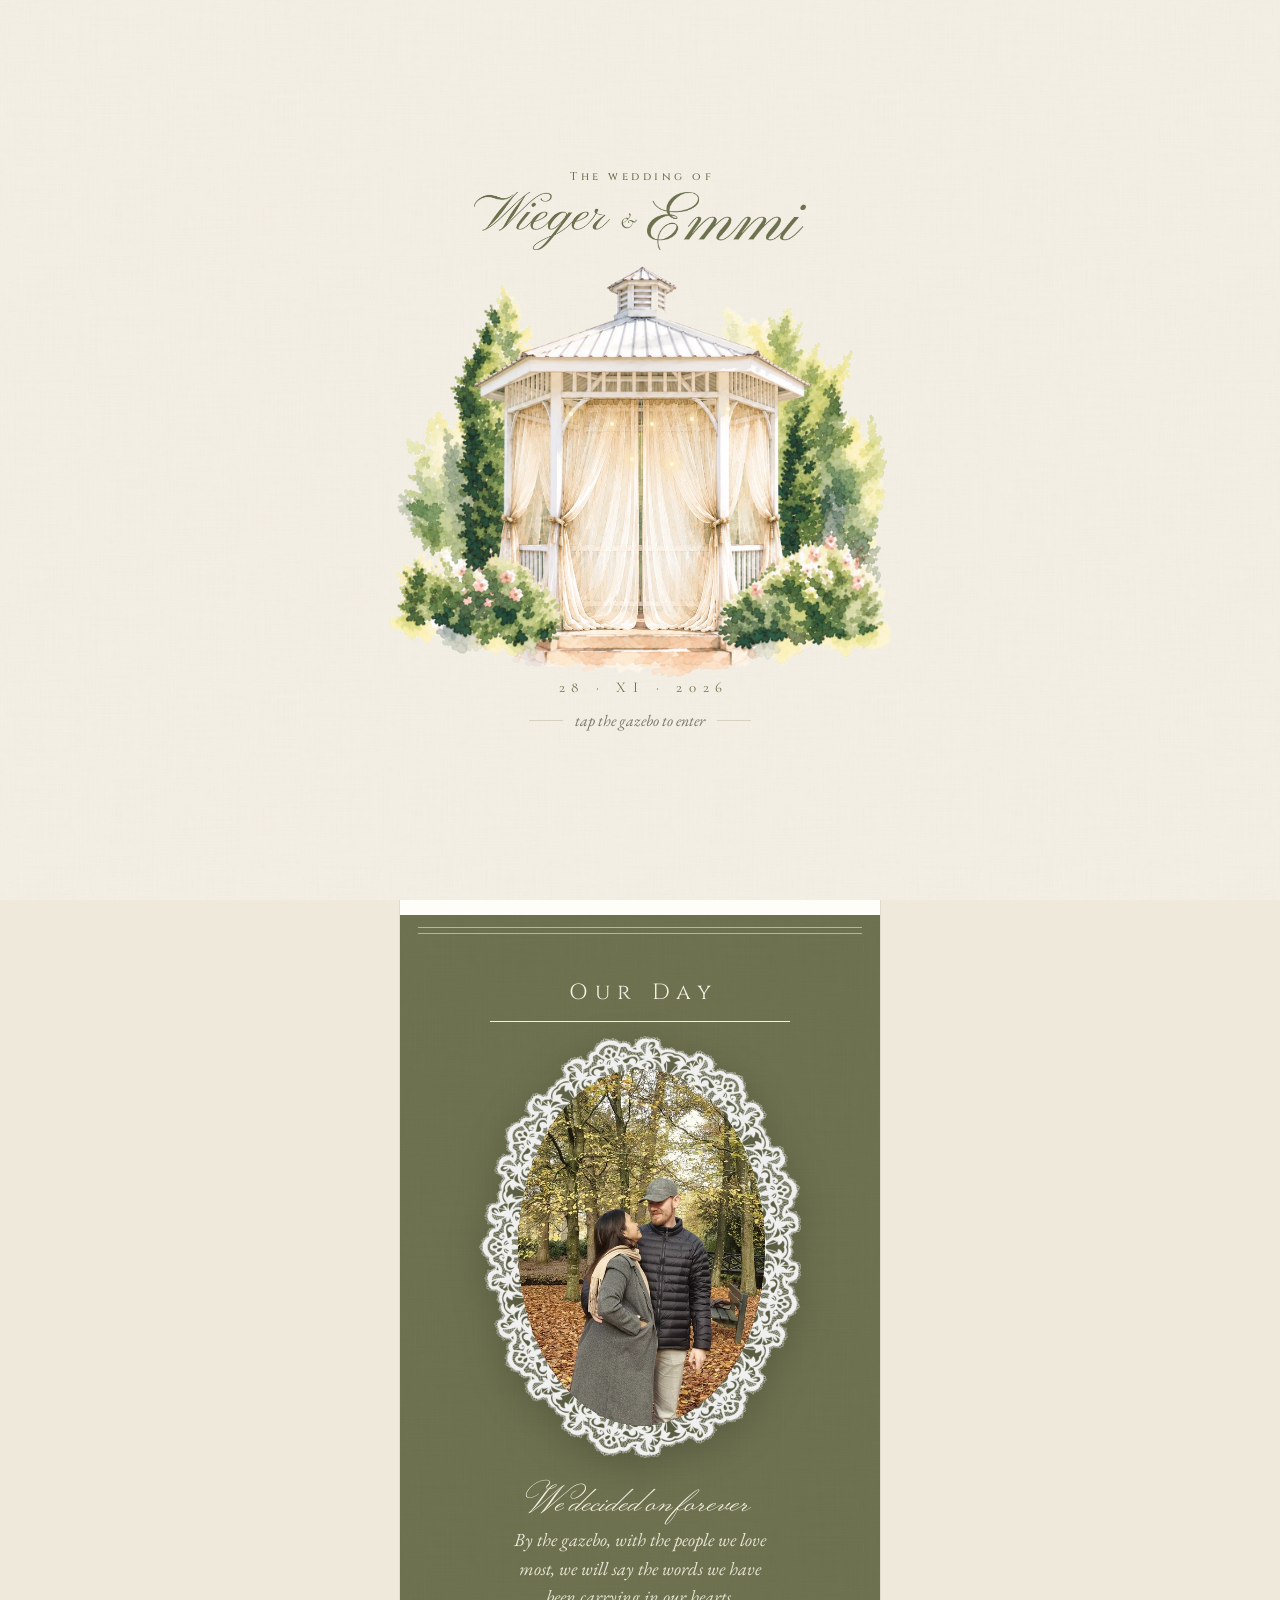
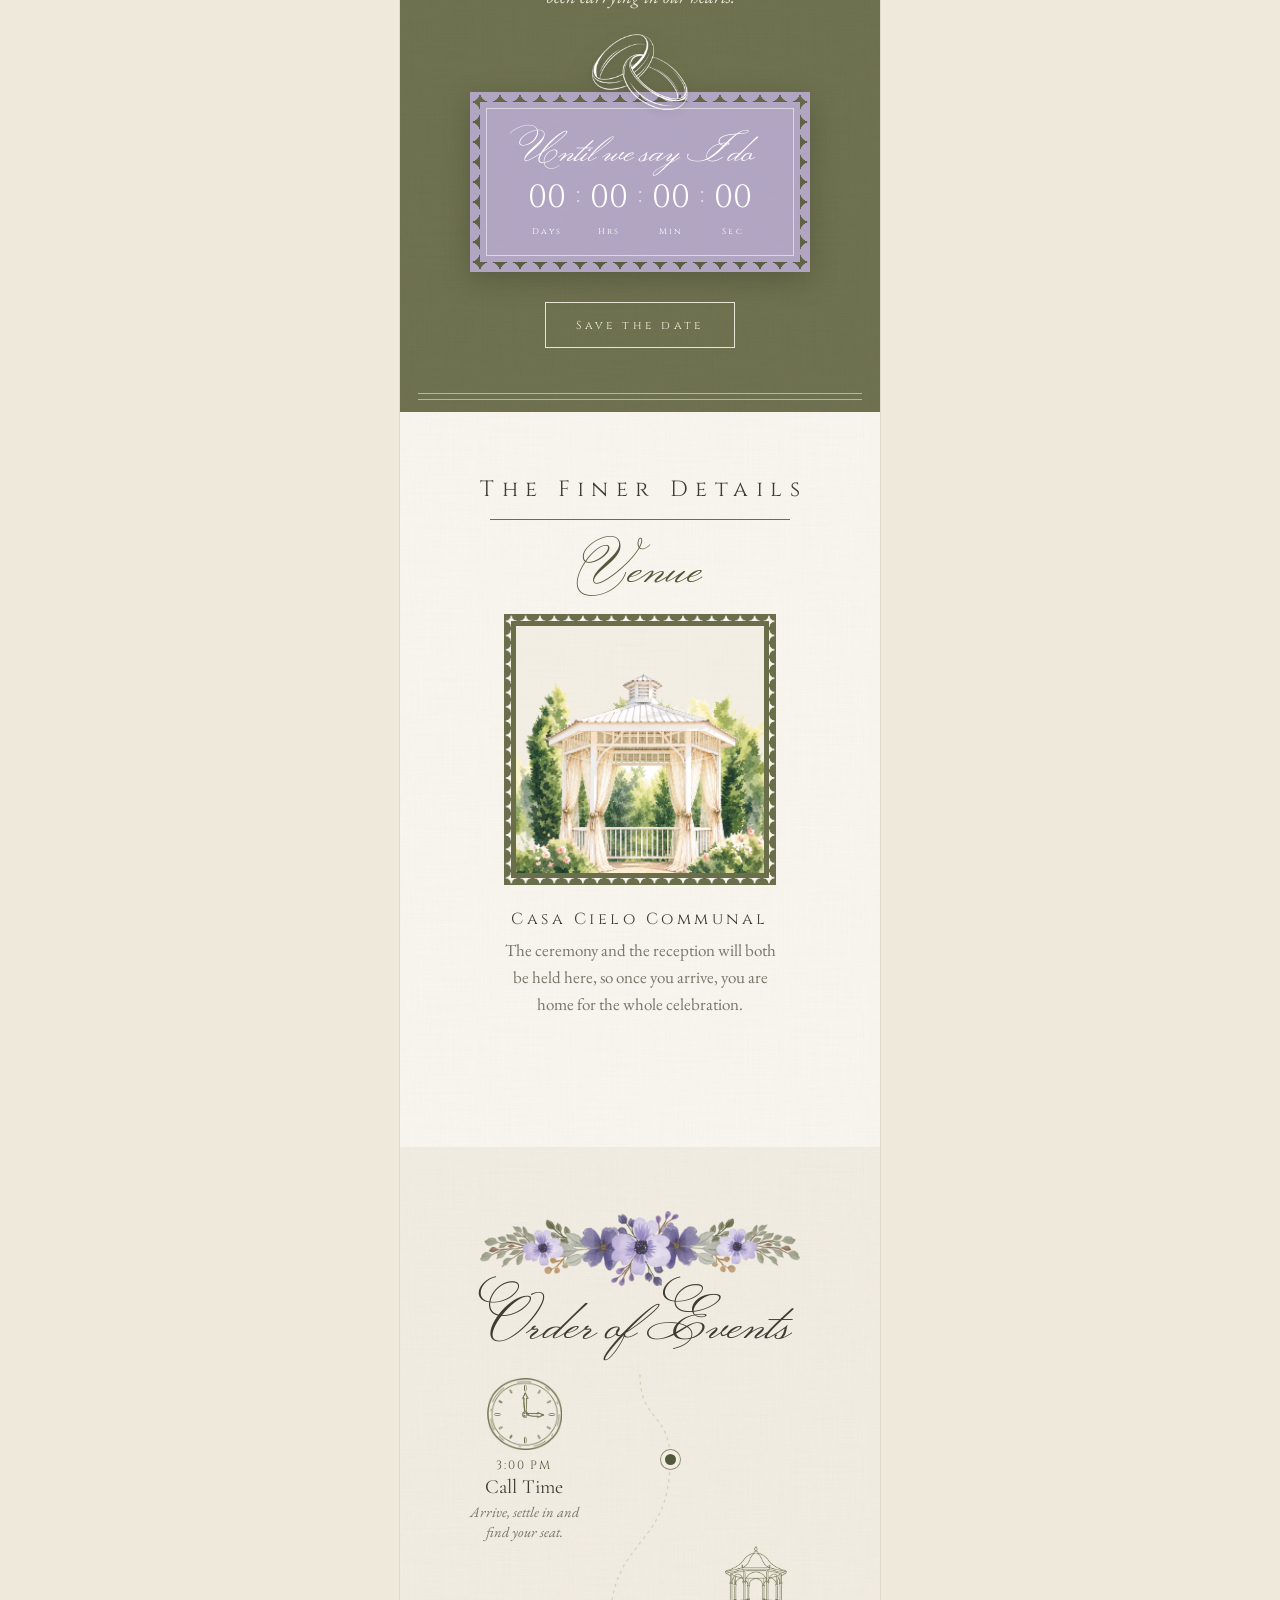
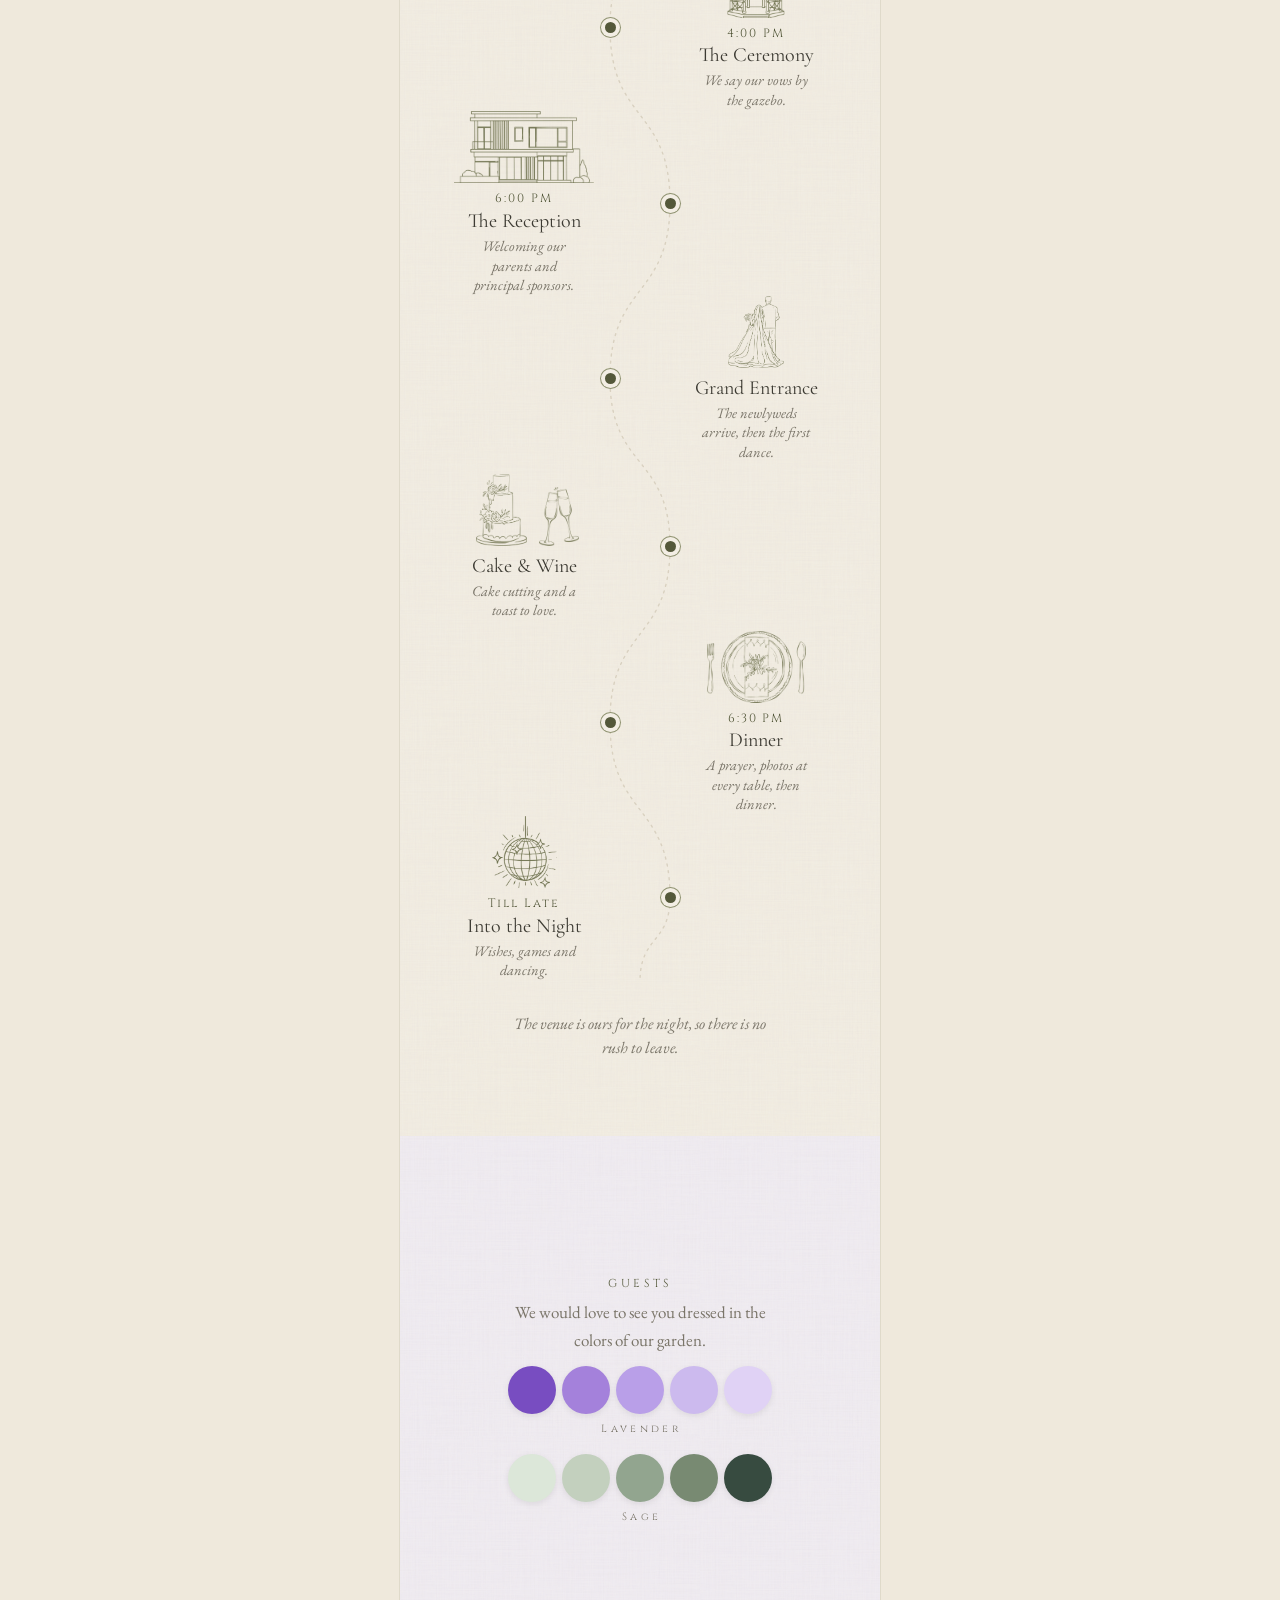
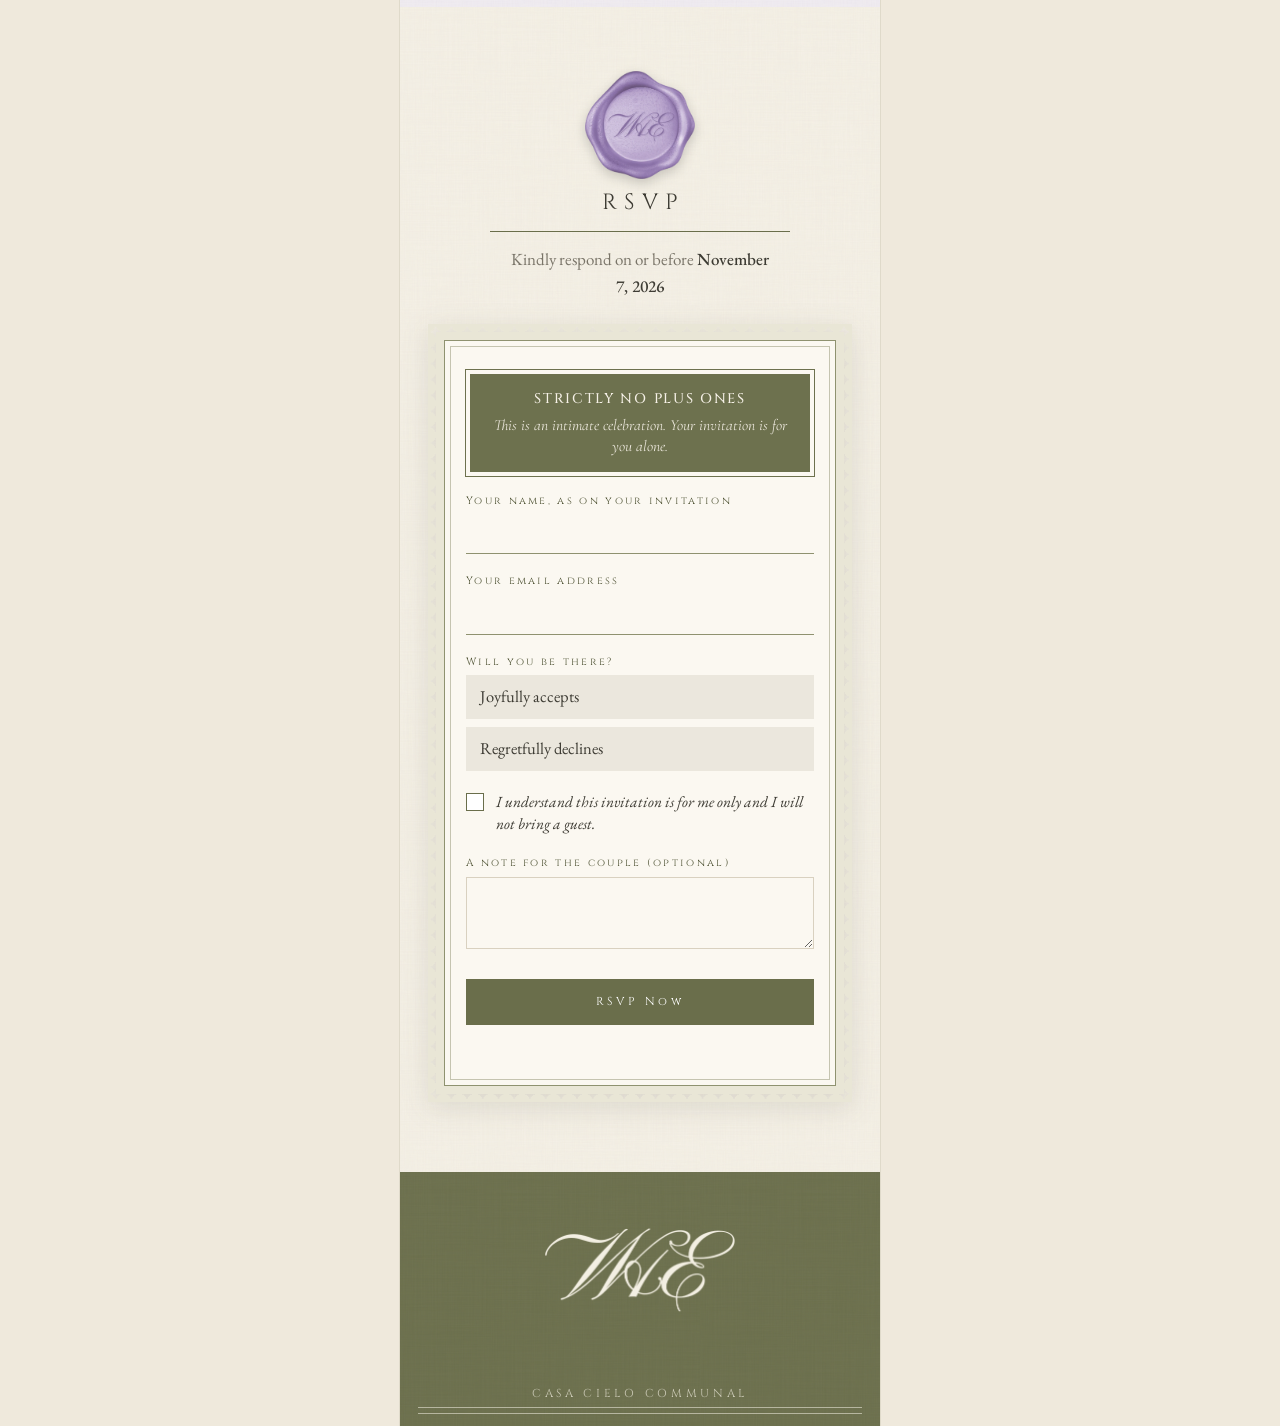
<file: index_3.html>
<!doctype html>
<html lang="en">
<head>
<meta charset="utf-8">
<title>Wieger &amp; Emmi</title>
<meta name="description" content="The wedding of Wieger and Emmi. Saturday, 28 November 2026, Casa Cielo Communal.">
<meta property="og:title" content="Wieger &amp; Emmi · 28.11.2026">
<meta property="og:description" content="Tap the gazebo to open your invitation.">
<meta property="og:image" content="https://wieger-and-emmi.github.io/og.jpg">
<meta property="og:image:width" content="1200">
<meta property="og:image:height" content="630">
<meta property="og:url" content="https://wieger-and-emmi.github.io/">
<meta property="og:type" content="website">
<meta name="twitter:card" content="summary_large_image">
<meta property="og:site_name" content="Wieger &amp; Emmi">
<meta property="og:image:secure_url" content="https://wieger-and-emmi.github.io/og.jpg">
<meta property="og:image:type" content="image/jpeg">
<meta property="og:image:alt" content="A watercolor gazebo with closed drapes">
<link rel="image_src" href="https://wieger-and-emmi.github.io/og.jpg">
<meta name="viewport" content="width=device-width,initial-scale=1,viewport-fit=cover">
<meta name="color-scheme" content="only light">
<meta name="supported-color-schemes" content="light">
<style>:root{color-scheme:only light}html,body{forced-color-adjust:none}
@media (prefers-color-scheme:dark){:root{color-scheme:only light}html,body{background:#efe9dc!important;color:var(--ink)}}</style>
<meta name="theme-color" content="#f6f1e7">
<link rel="icon" href="favicon.png">
<link rel="preconnect" href="https://fonts.googleapis.com">
<link rel="preconnect" href="https://fonts.gstatic.com" crossorigin>
<link href="https://fonts.googleapis.com/css2?family=Cinzel:wght@400;500&family=Cormorant+Garamond:ital,wght@0,400;0,500;1,400&family=EB+Garamond:ital,wght@0,400;0,500;1,400&family=Monsieur+La+Doulaise&display=swap" rel="stylesheet">
<link rel="stylesheet" href="style.css?v=4">
</head>
<body class="locked">

<svg width="0" height="0" style="position:absolute" aria-hidden="true">
  <defs>
    <filter id="sketch" x="-5%" y="-5%" width="110%" height="110%"><feTurbulence type="fractalNoise" baseFrequency=".07" numOctaves="2" seed="4" result="n"/><feDisplacementMap in="SourceGraphic" in2="n" scale="1.8" xChannelSelector="R" yChannelSelector="G"/></filter>
    <linearGradient id="dgrad" x1="0" x2="1" y1="0" y2="0"><stop offset="0" stop-color="#e8dabd"/><stop offset=".55" stop-color="#f3eada"/><stop offset="1" stop-color="#f8f2e6"/></linearGradient>
    <linearGradient id="dvert" x1="0" x2="0" y1="0" y2="1"><stop offset="0" stop-color="#fff" stop-opacity=".3"/><stop offset=".6" stop-color="#fff" stop-opacity="0"/><stop offset="1" stop-color="#cdb98f" stop-opacity=".28"/></linearGradient>
    <filter id="dsoft" x="-20%" y="0" width="140%" height="100%"><feGaussianBlur stdDeviation="1.1 0"/></filter>
    <radialGradient id="sg" cx=".4" cy=".35" r=".75"><stop offset="0" stop-color="#b9acd0"/><stop offset=".7" stop-color="#9184ab"/><stop offset="1" stop-color="#76698f"/></radialGradient>
    <symbol id="seal" viewBox="0 0 100 100">
      <path d="M50 3C58 3 62 7 69 8S83 11 87 18 91 31 94 38 98 50 96 58 91 69 88 76 80 88 72 92 59 97 50 97 37 96 29 92 15 85 11 77 4 64 4 55 2 42 6 34 12 19 20 13 41 3 50 3Z" fill="url(#sg)"/>
      <circle cx="50" cy="50" r="33" fill="none" stroke="#fff" stroke-opacity=".35" stroke-width="1.2"/>
      <circle cx="50" cy="50" r="29" fill="none" stroke="#5d5175" stroke-opacity=".35" stroke-width="1"/>
      <text x="50" y="60" text-anchor="middle" font-family="Monsieur La Doulaise, cursive" font-size="30" fill="#f4f0f8" fill-opacity=".92">W&amp;E</text>
    </symbol>
    <symbol id="corner" viewBox="0 0 64 64"><path pathLength="1" d="M9 60V22C9 14 14 9 22 9H60"/><path pathLength="1" d="M9 22C9 30 16 34 21 30S22 19 15 20M22 9C30 9 34 16 30 21S19 22 20 15"/><path pathLength="1" d="M16 16C22 22 26 26 34 28M16 16C22 22 26 26 28 34"/><circle pathLength="1" cx="16" cy="16" r="2.2"/></symbol>
    <symbol id="tie" viewBox="0 0 34 70"><path d="M4 10C10 2 24 2 30 10S24 22 17 20 4 18 4 10Z" fill="none" stroke="#bf9f62" stroke-width="2.4"/><path d="M17 20V30" stroke="#bf9f62" stroke-width="2"/><circle cx="17" cy="32" r="4" fill="#c8aa6d"/><path d="M13 35L10 66M15 35L14 67M17 35V68M19 35L20 67M21 35L24 66" stroke="#c8aa6d" stroke-width="1.6" stroke-linecap="round"/><path d="M11 42H23" stroke="#a88a50" stroke-width="2"/></symbol>
  </defs>
</svg>

<!-- ============ INTRO ============ -->
<div id="intro" class="linen">
  <div class="i-top">The wedding of</div>
  <div class="i-names" aria-label="Wieger and Emmi"><img src="n-wieger.webp" alt=""><i>&amp;</i><img src="n-emmi.webp" alt=""></div>
  <button class="stage" id="stage" aria-label="Open the invitation">
    <img src="gazebo.webp" alt="A watercolor gazebo with sheer ivory drapes" width="1254" height="1254">
    <img class="gzo" src="gazebo-open.webp" alt="" width="1254" height="1254">
    <canvas class="gzc" id="gzc" aria-hidden="true"></canvas>
    <span class="fl" style="left:36%;top:37%"></span><span class="fl" style="left:44%;top:39%;animation-delay:.6s"></span>
    <span class="fl" style="left:52%;top:39%;animation-delay:1.1s"></span><span class="fl" style="left:60%;top:38%;animation-delay:1.7s"></span>
    <span class="fl" style="left:67%;top:36%;animation-delay:.3s"></span><span class="fl" style="left:48%;top:46%;animation-delay:2s"></span>
    <span class="fl" style="left:56%;top:47%;animation-delay:1.4s"></span>
  </button>
  <div class="i-date">28 · XI · 2026</div>
  <div class="i-tap"><span>tap the gazebo to enter</span></div>
</div>

<!-- ============ DRAPES ============ -->
<div id="petals" aria-hidden="true"></div>
<div id="flash" aria-hidden="true"></div>

<!-- ============ INVITATION ============ -->
<main id="invite" aria-hidden="true">

  <!-- HERO -->
  <section id="hero" class="linen">
    <div class="cframe">
      <div class="cf-in">
        <div class="cf-top h-rv rv">Together with their families</div>
        <h1 class="cnames" aria-label="Wieger and Emmi">
          <img class="nm-w h-rv rv" src="n-wieger.webp" alt="" width="1029" height="437">
          <span class="cf-and h-rv rv d1">and</span>
          <img class="nm-e h-rv rv d1" src="n-emmi.webp" alt="" width="1012" height="370">
        </h1>
        <div class="cf-top h-rv rv d2" style="max-width:24ch;margin:0 auto">Request the honor of your presence at their marriage</div>
        <div class="cf-date h-rv rv d2"><span>November</span><b>28</b><span>Saturday</span></div>
        <div class="cf-time h-rv rv d3">2026 &bull; 3:00PM</div>
        <div class="cf-venue h-rv rv d3">Casa Cielo Communal</div>
      </div>
    </div>
    <div class="hero-note h-rv rv d4">An intimate celebration, strictly no plus ones.</div>
    <div class="scroll-cue h-rv rv d4">Scroll</div>
  </section>

  <!-- STORY + COUNTDOWN -->
  <section class="olive scallop-top" id="story">
    <h2 class="h-caps rv">Our Day</h2>
    <div class="rule rv"></div>
    <div class="lace-ph rv d1"><img src="lace-photo.webp" alt="Wieger and Emmi in an autumn park, framed in white lace" width="600" height="785" loading="lazy"></div>
    <div class="cap rv">We decided on forever</div>
    <p class="quote rv d1">By the gazebo, with the people we love most, we will say the words we have been carrying in our hearts.</p>

    <div class="plaque-w rv d2">
      <img class="bow" src="rings.webp" alt="" width="300" height="238">
      <div class="plaque scal"><div class="pi">
        <div class="h-script">Until we say I do</div>
        <div class="count">
          <div><b id="cd-d">00</b><small>Days</small></div><i>:</i>
          <div><b id="cd-h">00</b><small>Hrs</small></div><i>:</i>
          <div><b id="cd-m">00</b><small>Min</small></div><i>:</i>
          <div><b id="cd-s">00</b><small>Sec</small></div>
        </div>
      </div></div>
    </div>
    <div class="btns rv d3" style="margin-top:30px"><a class="btn btn-lt" id="cal" target="_blank" rel="noopener">Save the date</a></div>
  </section>

  <!-- DETAILS -->
  <section id="details">
    <h2 class="h-caps rv">The Finer Details</h2>
    <div class="rule rv" style="color:var(--olive)"></div>
    <div class="h-script rv d1" style="color:var(--olive-d)">Venue</div>
    <div class="vframe scal rv d1"><div><img src="venue.webp" alt="Watercolor gazebo at Casa Cielo Communal" loading="lazy"></div></div>
    <div class="vname rv d2">Casa Cielo Communal</div>
    <p class="rv d2 muted">The ceremony and the reception will both be held here, so once you arrive, you are home for the whole celebration.</p>
    <div class="btns rv d3"><a class="btn" href="https://maps.app.goo.gl/KVCsTUtgkLVqX7y17" target="_blank" rel="noopener">Directions</a></div>
  </section>

  <!-- ORDER OF EVENTS -->
  <section id="events">
    <img class="rv" src="flower.webp" alt="" style="width:min(320px,86%);margin:0 auto 4px" loading="lazy">
    <h2 class="h-script rv" style="color:var(--ink)">Order of Events</h2>
    <div class="tl" id="tl">
      <svg class="curve" id="curve" aria-hidden="true"><path class="track"/><path class="ink"/></svg>
      <div class="ev l"><div class="side"><span class="ic ic-clock" role="img" aria-label="Clock at 3:00"><img src="clock-face.webp" alt=""><img class="hh" src="clock-hour.webp" alt=""><img class="mh" src="clock-min.webp" alt=""></span><div class="t">3:00 PM</div><div class="h">Call Time</div><div class="n">Arrive, settle in and find your seat.</div></div><span class="dot"></span><div></div></div>

      <div class="ev r"><div></div><span class="dot"></span><div class="side"><span class="ic sc sc-gz" role="img" aria-label="Gazebo"><img src="i-gazebo.webp" alt=""></span><div class="t">4:00 PM</div><div class="h">The Ceremony</div><div class="n">We say our vows by the gazebo.</div></div></div>

      <div class="ev l"><div class="side"><span class="ic sc sc-house" role="img" aria-label="Reception venue"><img src="i-house.webp" alt=""><img class="tw t1" src="sparkle-lav.webp" alt=""><img class="tw t2" src="sparkle-lav.webp" alt=""><img class="tw t3" src="sparkle-lav.webp" alt=""></span><div class="t">6:00 PM</div><div class="h">The Reception</div><div class="n">Welcoming our parents and principal sponsors.</div></div><span class="dot"></span><div></div></div>

      <div class="ev r"><div></div><span class="dot"></span><div class="side"><span class="ic sc sc-walk" role="img" aria-label="Couple walking in"><img src="i-couple.webp" alt=""></span><div class="h">Grand Entrance</div><div class="n">The newlyweds arrive, then the first dance.</div></div></div>

      <div class="ev l"><div class="side"><span class="ic sc sc-cake" role="img" aria-label="Cake and champagne"><img class="cake" src="ic-cake.webp" alt=""><span class="ch"><img class="cl" src="ch-l.webp" alt=""><img class="cr" src="ch-r.webp" alt=""><img class="ck" src="ch-spark.webp" alt=""></span></span><div class="h">Cake &amp; Wine</div><div class="n">Cake cutting and a toast to love.</div></div><span class="dot"></span><div></div></div>

      <div class="ev r"><div></div><span class="dot"></span><div class="side"><span class="ic sc sc-plate" role="img" aria-label="Dinner plate"><img src="pl-plate.webp" alt=""><img class="ut fk" src="pl-fork.webp" alt=""><img class="ut sp" src="pl-spoon.webp" alt=""></span><div class="t">6:30 PM</div><div class="h">Dinner</div><div class="n">A prayer, photos at every table, then dinner.</div></div></div>

      <div class="ev l"><div class="side"><span class="ic sc sc-disco" role="img" aria-label="Disco ball"><span class="spin"><img src="disco-spin.webp" alt=""></span></span><div class="t">Till Late</div><div class="h">Into the Night</div><div class="n">Wishes, games and dancing.</div></div><span class="dot"></span><div></div></div>
    </div>
    <p class="tl-note rv">The venue is ours for the night, so there is no rush to leave.</p>
  </section>

  <!-- ATTIRE -->
  <section id="attire">
    <h2 class="h-script rv" style="color:var(--ink)">Attire Guide</h2>
    <div class="caps rv" style="color:var(--olive-d)">Guests</div>
    <p class="rv d1 muted" style="margin-top:6px">We would love to see you dressed in the colors of our garden.</p>
    <div class="rv d2" id="sw">
      <div class="sw"><i style="background:#784dc1;transition-delay:.05s"></i><i style="background:#a481db;transition-delay:.12s"></i><i style="background:#b99fe8;transition-delay:.19s"></i><i style="background:#ccbaee;transition-delay:.26s"></i><i style="background:#e0d2f5;transition-delay:.33s"></i></div>
      <div class="sw-l">Lavender</div>
      <div class="sw"><i style="background:#dce7d9;transition-delay:.4s"></i><i style="background:#c3d0be;transition-delay:.47s"></i><i style="background:#92a58f;transition-delay:.54s"></i><i style="background:#788a72;transition-delay:.61s"></i><i style="background:#374b40;transition-delay:.68s"></i></div>
      <div class="sw-l">Sage</div>
    </div>
  </section>

  <!-- RSVP -->
  <section id="rsvp">
    <img class="rv" src="seal.webp" alt="" width="560" height="549" style="width:110px;height:auto;margin:0 auto 10px;display:block;filter:drop-shadow(0 4px 6px rgba(0,0,0,.18))">
    <h2 class="h-caps rv">RSVP</h2>
    <div class="rule rv" style="color:var(--olive)"></div>
    <p class="rv d1 muted">Kindly respond on or before <b style="font-weight:500;color:var(--ink)">November 7, 2026</b></p>

    <div class="lace-wrap rv d2"><div class="lace scal">
      <div class="lace-in">
        <div class="npo"><span class="npo-k">Strictly No Plus Ones</span><span class="npo-s">This is an intimate celebration. Your invitation is for you alone.</span></div>
        <form name="rsvp" method="POST" data-netlify="true" netlify-honeypot="bot-field" id="rsvp-form">
          <input type="hidden" name="form-name" value="rsvp">
          <p class="hp"><label>Leave this empty <input name="bot-field"></label></p>
          <div><label class="lbl" for="nm">Your name, as on your invitation</label><input class="inp" id="nm" type="text" name="name" required autocomplete="name"></div>
          <div><label class="lbl" for="em">Your email address</label><input class="inp" id="em" type="email" name="email" required autocomplete="email"></div>
          <div><span class="lbl">Will you be there?</span>
            <div class="ch-opt">
              <label><input type="radio" name="attending" value="Joyfully accepts" required><span>Joyfully accepts</span></label>
              <label><input type="radio" name="attending" value="Regretfully declines"><span>Regretfully declines</span></label>
            </div>
          </div>
          <label class="agree"><input type="checkbox" name="no_plus_one" value="Understood: no plus one" required>I understand this invitation is for me only and I will not bring a guest.</label>
          <div><label class="lbl" for="msg">A note for the couple (optional)</label><textarea class="inp" id="msg" name="message"></textarea></div>
          <button class="btn fill" type="submit">RSVP Now</button>
          <p class="err" id="err" role="alert"></p>
        </form>
        <div class="thanks" id="thanks" role="status">
          <img class="seal" src="seal.webp" alt="" width="560" height="549" style="height:auto">
          <div class="h-script" id="thanks-msg" style="color:var(--ink)">Thank you</div>
          <p class="muted" id="thanks-sub"></p>
        </div>
      </div>
    </div></div>
  </section>

  <footer class="olive scallop-top">
    <img class="mono-img rv" src="monogram-light.webp" alt="W&amp;E" width="381" height="170" style="width:190px;height:auto;margin:0 auto 22px;display:block">
    <div class="caps rv" style="letter-spacing:.5em;padding-left:.5em">28 · 11 · 2026</div>
    <div class="caps rv d1" style="opacity:.7;margin-top:6px">Casa Cielo Communal</div>
  </footer>
</main>

<script src="app.js?v=1"></script>
</body>
</html>
</file>
<file: style.css>
:root{
  --ivory:#f6f1e7; --card:#fbf8f1; --line:#d9d1c0;
  --olive:#6a6e4b; --olive-d:#54583a; --olive-l:#8f9270; --olive-t:#e9e6d6;
  --lav:#b1a5c4; --lav-d:#8c7fa3; --lav-l:#e6e0ec; --lav-t:#f1edf3;
  --ink:#3d3b33; --muted:#7a7569;
  --script:'Monsieur La Doulaise',cursive;
  --caps:'Cinzel',serif;
  --serif:'EB Garamond',Georgia,serif;
  --corm:'Cormorant Garamond',Georgia,serif;
  --linen:url("data:image/svg+xml,%3Csvg xmlns='http://www.w3.org/2000/svg' width='300' height='300'%3E%3Cfilter id='a'%3E%3CfeTurbulence type='fractalNoise' baseFrequency='.9 .012' numOctaves='2' seed='3'/%3E%3CfeColorMatrix values='0 0 0 0 .42 0 0 0 0 .4 0 0 0 0 .33 0 0 0 .05 0'/%3E%3C/filter%3E%3Cfilter id='b'%3E%3CfeTurbulence type='fractalNoise' baseFrequency='.012 .9' numOctaves='2' seed='8'/%3E%3CfeColorMatrix values='0 0 0 0 .42 0 0 0 0 .4 0 0 0 0 .33 0 0 0 .05 0'/%3E%3C/filter%3E%3Crect width='300' height='300' filter='url(%23a)'/%3E%3Crect width='300' height='300' filter='url(%23b)'/%3E%3C/svg%3E");
}
*{box-sizing:border-box}
html{-webkit-text-size-adjust:100%;scroll-behavior:smooth}
body{margin:0;color:var(--ink);font:400 17px/1.6 var(--serif);background:#efe9dc;overflow-x:hidden}

body.locked{overflow:hidden;height:100svh}
img{max-width:100%;height:auto;display:block}
.linen{background-color:var(--ivory);background-image:var(--linen)}

/* ===== INTRO ===== */
#intro{position:fixed;inset:0;z-index:40;display:flex;flex-direction:column;align-items:center;justify-content:center;padding:24px 16px;overflow:hidden}
.i-top{font:500 11px/1 var(--caps);letter-spacing:.32em;color:#6d714e;opacity:0;animation:up 1.2s .4s forwards;padding-left:.42em}
.i-names{display:flex;align-items:center;justify-content:center;gap:10px;margin:10px 0 0;opacity:0;animation:up 1.4s .7s forwards;white-space:nowrap}
.i-names img{height:clamp(40px,11vw,58px);width:auto}
.i-names i{font:italic 400 22px/1 var(--corm);color:#6d714e}
.stage{position:relative;width:min(86vw,56svh,520px);aspect-ratio:1;margin:-2% 0 -4%;cursor:pointer;border:0;padding:0;background:none;-webkit-tap-highlight-color:transparent;
  opacity:0;animation:fade 1.8s .2s forwards}
.stage img{width:100%;height:100%}
.stage:focus-visible{outline:1px solid var(--lav-d);outline-offset:4px}
.fl{position:absolute;width:4px;height:4px;border-radius:50%;background:#fff8e2;box-shadow:0 0 6px 3px rgba(255,236,186,.8),0 0 16px 7px rgba(255,220,150,.35);animation:twinkle 2.8s ease-in-out infinite;pointer-events:none}
.i-date{font:400 15px/1 var(--corm);letter-spacing:.45em;color:#6d714e;opacity:0;animation:up 1.2s 1.1s forwards;padding-left:.5em}
.i-tap{margin-top:18px;display:flex;align-items:center;gap:12px;font:italic 400 16px/1 var(--serif);color:var(--muted);opacity:0;animation:fade 1s 1.8s forwards}
.i-tap::before,.i-tap::after{content:"";width:34px;height:1px;background:var(--line)}
.i-tap span{animation:breathe 2.4s ease-in-out infinite}
#intro.go .i-top,#intro.go .i-names,#intro.go .i-date,#intro.go .i-tap{animation:none;opacity:0;transition:opacity .5s}
#intro.go .stage{cursor:default}
.stage{transform-origin:49.6% 55%;transition:transform 2.6s cubic-bezier(.45,0,.3,1)}
#intro.go .stage{transform:scale(2.3)}
#intro.through .stage{transform:scale(var(--z,5));transition:transform 2.8s cubic-bezier(.45,0,.35,1)}
#intro.go .stage img{animation:none}

/* ===== DRAPES (inside the gazebo) ===== */
.gzc{position:absolute;left:34.45%;top:34.45%;width:30.62%;height:45.77%;pointer-events:none;transition:opacity 1s ease}
.gzo{position:absolute;inset:0;width:100%;height:100%;pointer-events:none;clip-path:inset(34.45% 34.93% 19.78% 34.45%);transition:clip-path .01s,opacity 1s ease}
#intro.done .gzo{clip-path:inset(0 0 0 0)}
#intro.done .gzc{opacity:0;transition:opacity .8s ease}
#intro.leave{opacity:0;transition:opacity 2.6s cubic-bezier(.45,0,.55,1)}
#flash{position:fixed;inset:0;z-index:60;pointer-events:none;opacity:0;background:radial-gradient(circle at 50% 50%,#fffdf5 0%,#fff8e6 45%,rgba(255,248,230,0) 75%)}
#flash.go{animation:flash 1.6s ease forwards}
@keyframes flash{0%{opacity:0;transform:scale(.4)}30%{opacity:1;transform:scale(1.4)}100%{opacity:0;transform:scale(2)}}
#invite.enter{animation:enter 1.9s cubic-bezier(.16,.84,.3,1) both;transform-origin:50% 30vh;z-index:45}
@keyframes enter{0%{opacity:0;transform:perspective(900px) translateY(55vh) rotateX(58deg) scale(.6);filter:blur(8px)}
  45%{opacity:1;filter:blur(0)}
  75%{transform:perspective(900px) translateY(-14px) rotateX(-4deg) scale(1.02)}
  100%{opacity:1;transform:none;filter:none}}
.burst{position:fixed;z-index:61;width:9px;height:13px;border-radius:50% 50% 50% 50%/60% 60% 40% 40%;pointer-events:none;animation:burst 1.8s cubic-bezier(.15,.7,.3,1) forwards}
@keyframes burst{0%{transform:translate(0,0) rotate(0);opacity:1}100%{transform:translate(var(--bx),var(--by)) rotate(var(--br));opacity:0}}

/* ===== PETALS ===== */
#petals{position:fixed;inset:0;pointer-events:none;z-index:30;overflow:hidden}
.pt{position:absolute;top:-20px;border-radius:50% 50% 50% 50%/60% 60% 40% 40%;opacity:0;animation:fall linear infinite}

/* ===== PAGE ===== */
#invite{max-width:480px;margin:0 auto;position:relative;box-shadow:0 0 0 1px rgba(109,113,78,.12)}
section{position:relative;padding:64px 28px;text-align:center;overflow:hidden}
.caps{font:400 11.5px/1.7 var(--caps);letter-spacing:.32em;text-transform:uppercase}
.h-caps{font:400 22px/1.3 var(--caps);letter-spacing:.34em;margin:0 0 6px;padding-left:.34em}
.h-script{font:400 clamp(46px,13vw,58px)/1.1 var(--script);margin:0 0 10px;font-weight:400}
.rule{width:100%;max-width:300px;height:1px;background:currentColor;opacity:.35;margin:14px auto}
p{margin:0 auto 12px;max-width:34ch}
.muted{color:var(--muted)}
.olive{background-color:var(--olive);background-image:var(--linen);color:#f3efe2}
.scallop-top::before{content:"";position:absolute;left:18px;right:18px;top:12px;height:5px;border-top:1px solid rgba(243,239,226,.55);border-bottom:1px solid rgba(243,239,226,.55)}
.scallop-top::after{content:"";position:absolute;left:18px;right:18px;bottom:12px;height:5px;border-top:1px solid rgba(243,239,226,.55);border-bottom:1px solid rgba(243,239,226,.55)}

/* reveal */
.rv{opacity:0;transform:translateY(24px);transition:opacity 1.1s ease,transform 1.1s cubic-bezier(.2,.7,.2,1)}
.rv.in{opacity:1;transform:none}
.d1{transition-delay:.15s!important}.d2{transition-delay:.3s!important}.d3{transition-delay:.45s!important}.d4{transition-delay:.6s!important}
.grow{clip-path:inset(0 50% 0 50%);transition:clip-path 2.4s cubic-bezier(.3,.6,.2,1)}
.grow.in{clip-path:inset(-10% -10% -10% -10%)}
.draw path,.draw circle{stroke-dasharray:1;stroke-dashoffset:1;transition:stroke-dashoffset 2.6s ease}
.draw.in path,.draw.in circle{stroke-dashoffset:0}

/* ===== HERO ===== */
#hero{padding:30px 14px 50px;min-height:100svh;display:flex;flex-direction:column;justify-content:center;background:#fffdf7}
.cframe{position:relative;width:100%;max-width:440px;margin:0 auto;aspect-ratio:1000/1613;background:url(border.webp) center/100% 100% no-repeat;
  clip-path:inset(0 50% 0 50%);transition:clip-path 2.2s cubic-bezier(.3,.6,.2,1)}
.cframe.in{clip-path:inset(-2% -2% -2% -2%)}
.cf-in{position:absolute;inset:13% 12% 12%;display:flex;flex-direction:column;align-items:center;justify-content:center;text-align:center;color:#6d714e}
.cf-top{font:500 clamp(9.5px,2.7vw,12px)/1.55 var(--caps);letter-spacing:.14em;text-transform:uppercase}
.cnames{margin:4% 0 6%;display:flex;flex-direction:column;align-items:center;font-weight:400}
.cnames img{display:block;height:auto}
.nm-w{width:86%}.nm-e{width:84%;margin-top:-1%}
.cf-and{font:400 clamp(13px,3.6vw,17px)/1 var(--corm);letter-spacing:.18em;text-transform:uppercase;margin:2% 0 1%}
.cf-date{display:flex;align-items:center;justify-content:center;gap:12px;margin:8% 0 3%;font:400 clamp(13px,3.7vw,17px)/1 var(--corm);letter-spacing:.16em}
.cf-date b{font:400 clamp(28px,8vw,38px)/1 var(--corm);letter-spacing:.06em;padding:4px 12px;border-left:1px solid #7b8f63;border-right:1px solid #7b8f63}
.cf-time{font:400 clamp(13px,3.6vw,16px)/1.4 var(--corm);letter-spacing:.16em;margin-bottom:7%}
.cf-venue{font:400 clamp(13px,3.7vw,17px)/1.3 var(--corm);letter-spacing:.2em;text-transform:uppercase}
.npo{margin:4px auto 22px;max-width:340px;padding:16px 18px 14px;background:#6d714e;color:#f6f1e7;text-align:center;outline:1px solid #6d714e;outline-offset:4px;position:relative}
.npo-k{display:block;font:500 14px/1.3 var(--caps);letter-spacing:.12em;white-space:nowrap;text-transform:uppercase}
.npo-s{display:block;margin-top:6px;font:italic 400 15.5px/1.4 var(--corm);opacity:.92}
.hero-note{margin-top:22px;font:italic 400 16px/1.5 var(--corm);color:#6d714e}
.scroll-cue{margin-top:24px;font:400 11px/1 var(--corm);letter-spacing:.3em;text-transform:uppercase;color:#6d714e;display:flex;flex-direction:column;align-items:center;gap:10px;padding-left:.3em}
.scroll-cue::after{content:"";width:1px;height:34px;background:linear-gradient(#7b8f63,transparent);animation:cue 2.4s ease-in-out infinite;transform-origin:top}

/* ===== scalloped shapes ===== */
.scal{-webkit-mask:radial-gradient(var(--r),#000 98%,#0000) round calc(-1*var(--r)) calc(-1*var(--r))/calc(2*var(--r)) calc(2*var(--r)),linear-gradient(#000 0 0) content-box;
  mask:radial-gradient(var(--r),#000 98%,#0000) round calc(-1*var(--r)) calc(-1*var(--r))/calc(2*var(--r)) calc(2*var(--r)),linear-gradient(#000 0 0) content-box}

/* ===== STORY ===== */
.lace-ph{width:76%;max-width:330px;margin:10px auto 0;transform:scale(.92);transition:transform 1.6s cubic-bezier(.2,.8,.2,1)}
.lace-ph.in{transform:none}
.lace-ph img{width:100%;height:auto;filter:drop-shadow(0 10px 18px rgba(0,0,0,.25))}
.stamp-wrap{width:78%;margin:8px auto 0;transform:rotate(-3deg);transition:transform 1.4s cubic-bezier(.2,.8,.2,1);filter:drop-shadow(0 12px 16px rgba(0,0,0,.28))}
.stamp-wrap.in{transform:rotate(-1.5deg)}
.stamp{--r:7px;padding:var(--r);background:#fbf8f1}
.stamp>div{padding:9px;background:#fbf8f1}
.stamp img{width:100%;height:auto;aspect-ratio:4/5;object-fit:cover;filter:sepia(.6) blur(4px) brightness(1.1);transition:filter 2.6s ease .2s}
.stamp-wrap.in .stamp img{filter:sepia(.06) saturate(.92)}
.cap{font:400 36px/1 var(--script);margin:24px 0 8px}
.quote{font:italic 400 18.5px/1.55 var(--serif);max-width:30ch;margin:0 auto;color:#e8e5d6}
.plaque-w{position:relative;margin:80px auto 8px;width:min(100%,340px);filter:drop-shadow(0 8px 14px rgba(0,0,0,.2))}
.plaque{--r:10px;position:relative;padding:var(--r);background:var(--lav);background-image:var(--linen);color:#fff}
.plaque>div.pi{padding:26px 6px 20px;position:relative}
.plaque::after{content:"";position:absolute;inset:calc(var(--r) + 6px);border:1px solid rgba(255,255,255,.55);pointer-events:none}
.plaque .h-script{color:#fff;font-size:40px;margin:0}
.count{display:flex;justify-content:center;align-items:flex-start;gap:2px;margin-top:8px}
.count div{min-width:54px}
.count b{display:block;font:400 32px/1.1 var(--caps);transition:opacity .25s,transform .25s;font-weight:400}
.count b.tick{opacity:0;transform:translateY(-5px)}
.count small{font:400 8.5px/1 var(--caps);letter-spacing:.25em}
.count i{font:400 24px/1.3 var(--caps);font-style:normal;opacity:.6}
.bow{position:absolute;left:50%;top:-58px;width:96px;height:auto;filter:drop-shadow(0 2px 3px rgba(0,0,0,.2));transform:translateX(-50%);z-index:2}
.btn-lt{border-color:#e9e5d4!important;color:#f3efe2!important}
.btn-lt:hover{background:#f3efe2!important;color:var(--olive-d)!important}

/* ===== DETAILS ===== */
#details{background:var(--card);background-image:var(--linen)}
.vframe{--r:7px;width:64%;margin:16px auto 22px;padding:var(--r);background:var(--olive)}
.vframe>div{border:5px solid var(--olive)}
.vframe div{background:var(--ivory) var(--linen);aspect-ratio:1;display:grid;place-items:center;overflow:hidden}
.vframe img{width:122%;max-width:none;transform:translateY(4%)}
.vname{font:400 16px/1.5 var(--caps);letter-spacing:.22em;margin-bottom:6px}
.btn{display:inline-flex;align-items:center;justify-content:center;min-height:46px;padding:0 30px;border:1px solid var(--olive);color:var(--olive-d);background:transparent;font:400 11.5px/1 var(--caps);letter-spacing:.3em;text-decoration:none;cursor:pointer;transition:background .3s,color .3s}
.btn:hover{background:var(--olive);color:#fff}
.btn.fill{background:var(--olive);color:#fff;border-color:var(--olive)}
.btn.fill:hover{background:var(--olive-d)}
.btns{display:flex;gap:10px;justify-content:center;flex-wrap:wrap;margin-top:18px}

/* ===== TIMELINE ===== */
#events{background:#f3eee4;background-image:var(--linen)}
.tl{position:relative;margin:22px auto 0;max-width:380px}
.curve{position:absolute;inset:0;width:100%;height:100%;overflow:visible;pointer-events:none}
.curve path{fill:none;stroke-linecap:round}
.curve .track{stroke:var(--line);stroke-width:1.4;stroke-dasharray:2 5}
.curve .ink{stroke:var(--olive-d);stroke-width:1.5}
.ev{display:grid;grid-template-columns:1fr 84px 1fr;align-items:center;min-height:168px;position:relative}
.ev .side{display:flex;flex-direction:column;align-items:center;gap:2px;text-align:center}
.ev .dot{width:11px;height:11px;border-radius:50%;background:var(--olive-d);box-shadow:0 0 0 4px #f3eee4,0 0 0 5px var(--olive-l);margin:0 auto;position:relative;z-index:1;transform:scale(0);transition:transform .6s cubic-bezier(.3,1.8,.5,1) .3s}
.ev.l .dot{left:30px}.ev.r .dot{left:-30px}
.ev.in .dot{transform:scale(1)}
.ev .ic{width:auto;height:72px;max-width:150px;object-fit:contain;margin-bottom:6px;opacity:0;transform:translateY(10px) scale(.9);transition:opacity .9s ease .2s,transform .9s ease .2s}
.ev.in .ic{opacity:1;transform:none}
/* little life in each drawing, starting once it scrolls into view */
.ev .ic-clock{display:block;position:relative;width:75px;height:72px}
.ic-clock img{position:absolute;inset:0;width:100%;height:100%}
.ic-clock .hh,.ic-clock .mh{transform-origin:50.6% 50.3%}
.ev.in .ic-clock .mh{animation:minSpin 3.2s cubic-bezier(.4,0,.2,1) .5s both}
.ev.in .ic-clock .hh{animation:hourSpin 3.2s cubic-bezier(.4,0,.2,1) .5s both}
@keyframes minSpin{from{transform:rotate(-1080deg)}to{transform:rotate(0)}}
@keyframes hourSpin{from{transform:rotate(-90deg)}to{transform:rotate(0)}}
/* scenes: each drawing does what its moment is about */
.ev .sc{display:block;position:relative;height:72px;overflow:visible}
.sc>img{display:block;height:100%;width:auto;margin:0 auto}
.ev .sc-gz{width:63px}.ev .sc-house{width:140px}.ev .sc-walk{width:57px}.ev .sc-cake{width:110px}.ev .sc-plate{width:99px}.ev .sc-disco{width:64px}
/* ceremony: her flowers bloom on both sides of the gazebo */
.sc-gz .gfl{position:absolute;bottom:-3px;width:40px;height:auto;opacity:0;transform:scale(0)}
.sc-gz .gfl-l{left:-24px;transform-origin:100% 80%}.sc-gz .gfl-r{right:-24px;transform-origin:0 80%}
.ev.in .sc-gz .gfl-l{animation:gzBloom 1.8s cubic-bezier(.3,1.4,.5,1) .9s forwards,flSway 4s ease-in-out 2.8s infinite}
.ev.in .sc-gz .gfl-r{animation:gzBloom 1.8s cubic-bezier(.3,1.4,.5,1) 1.3s forwards,flSway 4s ease-in-out 3.2s infinite}
@keyframes gzBloom{0%{opacity:0;transform:scale(0) rotate(-25deg)}40%{opacity:1}100%{opacity:1;transform:scale(1) rotate(0)}}
@keyframes flSway{0%,100%{opacity:1;transform:scale(1)}50%{opacity:1;transform:scale(1.06) rotate(2deg)}}
.sc-gz>img{transform-origin:50% 100%}
.ev.in .sc-gz>img{animation:gzSway 4s ease-in-out .8s infinite}
@keyframes gzSway{0%,100%{transform:rotate(-1.8deg)}50%{transform:rotate(1.8deg)}}
/* reception: little lavender sparkles twinkle around the house */
.sc-house .tw{position:absolute;width:13px;height:auto;opacity:0}
.sc-house .t1{left:-8px;top:2px}.sc-house .t2{right:4px;top:-12px;width:10px}.sc-house .t3{right:-12px;top:34px;width:11px}
.ev.in .sc-house .t1{animation:hsTwk 2.8s ease-in-out 1s infinite}.ev.in .sc-house .t2{animation:hsTwk 2.8s ease-in-out 1.9s infinite}.ev.in .sc-house .t3{animation:hsTwk 2.8s ease-in-out 2.8s infinite}
@keyframes hsTwk{0%,100%{opacity:0;transform:scale(.3) rotate(0)}50%{opacity:1;transform:scale(1) rotate(20deg)}}
/* grand entrance: the couple walks slowly forward */
.sc-walk>img{transform-origin:50% 100%}
.ev.in .sc-walk>img{animation:walkIn 5s ease-out .6s both,gait 1.6s ease-in-out .6s infinite}
@keyframes walkIn{from{scale:1.14;translate:0 6px}to{scale:1;translate:0 0}}
@keyframes gait{0%,100%{rotate:-1.6deg;transform:translateY(0)}25%{transform:translateY(-1.5px)}50%{rotate:1.6deg;transform:translateY(0)}75%{transform:translateY(-1.5px)}}
/* cake and wine: the glasses clink */
.sc-cake{display:flex!important;align-items:flex-end;justify-content:center;gap:4px}
.sc-cake .cake{height:100%;width:auto}
.sc-cake .ch{position:relative;display:block;height:82%;aspect-ratio:200/292}
.sc-cake .ch img{position:absolute;inset:0;width:100%;height:100%}
.sc-cake .cl{transform-origin:19% 97%}.sc-cake .cr{transform-origin:79% 90%}
.ev.in .sc-cake .cl{animation:clinkL 2.8s ease-in-out 1s infinite}
.ev.in .sc-cake .cr{animation:clinkR 2.8s ease-in-out 1s infinite}
.ev.in .sc-cake .ck{animation:clinkK 2.8s ease-in-out 1s infinite}
@keyframes clinkL{0%,100%{transform:rotate(-5deg)}55%{transform:rotate(-5deg)}70%{transform:rotate(0)}76%{transform:rotate(-2deg)}82%{transform:rotate(0)}}
@keyframes clinkR{0%,100%{transform:rotate(5deg)}55%{transform:rotate(5deg)}70%{transform:rotate(0)}76%{transform:rotate(2deg)}82%{transform:rotate(0)}}
@keyframes clinkK{0%,68%,100%{opacity:0;transform:scale(.6)}74%{opacity:1;transform:scale(1.1)}90%{opacity:0;transform:scale(1)}}
.sc-cake .ck{transform-origin:42% 6%}
/* dinner: fork and spoon move a little */
.sc-plate .ut{position:absolute;inset:0;width:100%;height:100%}
.sc-plate .fk{transform-origin:4% 50%}.sc-plate .sp{transform-origin:95% 50%}
.ev.in .sc-plate .fk{animation:fork 3s ease-in-out 1s infinite}
.ev.in .sc-plate .sp{animation:spoon 3s ease-in-out 1.5s infinite}
@keyframes fork{0%,60%,100%{transform:none}20%{transform:translate(-2px,-2px) rotate(-6deg)}40%{transform:translate(0,-1px) rotate(3deg)}}
@keyframes spoon{0%,60%,100%{transform:none}20%{transform:translate(2px,-2px) rotate(6deg)}40%{transform:translate(0,-1px) rotate(-3deg)}}
/* into the night: the disco ball turns */
.sc-disco .spin{display:block;height:100%;aspect-ratio:198/221;overflow:hidden;margin:0 auto}
.sc-disco .spin img{display:block;height:100%;width:auto;max-width:none}
.ev.in .sc-disco .spin img{animation:discoTurn 2.4s steps(16) .8s infinite}
@keyframes discoTurn{to{transform:translateX(-100%)}}
@media (prefers-reduced-motion:reduce){.ev .ic,.ev .ic *{animation:none!important}}
.ev svg{width:72px;height:72px;fill:none;stroke:var(--olive-d);stroke-width:1.15;stroke-linecap:round;stroke-linejoin:round;filter:url(#sketch);margin-bottom:4px}
.ev .t{font:400 12px/1.3 var(--caps);letter-spacing:.16em;color:var(--olive-d)}
.ev .h{font:400 20px/1.25 var(--corm);color:var(--ink)}
.ev .n{font:italic 400 14.5px/1.35 var(--serif);color:var(--muted);max-width:16ch}
.tl-note{margin-top:30px;font:italic 400 16px/1.5 var(--serif);color:var(--muted)}

/* ===== ATTIRE ===== */
#attire{background:var(--lav-t);background-image:var(--linen)}
.sw{display:flex;justify-content:center;gap:6px;margin:8px 0 4px}
.sw i{width:48px;height:48px;border-radius:50%;box-shadow:0 2px 6px rgba(0,0,0,.08);transform:translateY(-14px);opacity:0;transition:transform .8s cubic-bezier(.3,1.5,.5,1),opacity .6s}
.in .sw i{transform:none;opacity:1}
.sw-l{font:400 10.5px/1 var(--caps);letter-spacing:.32em;color:var(--muted);margin:10px 0 20px;padding-left:.32em}

/* ===== RSVP ===== */
#rsvp{background:var(--ivory);background-image:var(--linen);padding-bottom:70px}
.lace{--r:8px;padding:var(--r);background:var(--olive-t);margin-top:24px}
.lace-wrap{filter:drop-shadow(0 6px 14px rgba(60,55,40,.12))}
.lace-in{background:var(--card);border:8px solid var(--olive-t);box-shadow:inset 0 0 0 1px var(--olive-l),inset 0 0 0 6px var(--card),inset 0 0 0 7px rgba(143,146,112,.5);padding:30px 22px 26px;text-align:left}
.only{text-align:center;background:#6d714e;color:#f6f1e7;padding:16px 14px 14px;margin:0 0 20px}
.only b{display:block;font:500 14px/1.5 var(--caps);letter-spacing:.2em;color:#f6f1e7}
.only span{font:italic 400 15.5px/1.45 var(--corm);color:#ece8da}
form{display:grid;gap:20px}
.lbl{font:400 10.5px/1.4 var(--caps);letter-spacing:.22em;color:var(--olive-d);display:block;margin-bottom:6px}
.inp{width:100%;border:0;border-bottom:1px solid var(--olive-l);background:transparent;font:400 19px/1.4 var(--serif);color:var(--ink);padding:6px 2px;outline:none;border-radius:0;transition:border-color .3s}
.inp:focus{border-bottom-color:var(--lav-d)}
textarea.inp{min-height:72px;resize:vertical;border:1px solid var(--line);padding:10px;font-size:17px}
.ch-opt{display:grid;gap:8px}
.ch-opt label{display:block;position:relative;cursor:pointer}
.ch-opt input{position:absolute;opacity:0;pointer-events:none}
.ch-opt span{display:block;padding:12px 14px;background:#ebe7dd;font:400 16.5px/1.2 var(--serif);color:var(--ink);transition:background .3s,color .3s}
.ch-opt input:checked+span{background:var(--olive);color:#fff}
.ch-opt input:focus-visible+span{outline:1px solid var(--lav-d);outline-offset:2px}
.agree{display:flex;gap:12px;align-items:flex-start;font:italic 400 15.5px/1.45 var(--serif);color:var(--ink);cursor:pointer}
.agree input{appearance:none;-webkit-appearance:none;flex:none;width:18px;height:18px;border:1px solid var(--olive);margin:2px 0 0;display:grid;place-items:center;cursor:pointer;background:#fff}
.agree input:checked{background:var(--olive)}
.agree input:checked::after{content:"";width:5px;height:9px;border:solid #fff;border-width:0 1.5px 1.5px 0;transform:rotate(45deg) translate(-1px,-1px)}
.hp{position:absolute;left:-9999px}
form .btn{width:100%;margin-top:2px}
.err{color:#8a3b3b;font-size:15px;text-align:center;min-height:1em;margin:0}
.thanks{display:none;text-align:center;padding:10px 0}
.thanks.show{display:block}
.thanks .seal{width:96px;height:96px;margin:0 auto 10px;display:block;animation:stamp .9s cubic-bezier(.3,1.4,.5,1) both}
.thanks .h-script{font-size:46px}

footer{padding:56px 20px 46px;text-align:center}
.mono{width:120px;height:120px;margin:0 auto 18px;border:1px solid rgba(243,239,226,.55);border-radius:50%;display:grid;place-items:center;position:relative}
.mono::after{content:"";position:absolute;inset:5px;border:1px solid rgba(243,239,226,.25);border-radius:50%}
.mono span{font:400 40px/1 var(--script);color:#f3efe2}

@keyframes fade{to{opacity:1}}
@keyframes up{from{opacity:0;transform:translateY(12px)}to{opacity:1;transform:none}}
@keyframes sway{0%,100%{transform:scale(1)}50%{transform:scale(1.012)}}
@keyframes twinkle{0%,100%{opacity:.35;transform:scale(.8)}50%{opacity:1;transform:scale(1.2)}}
@keyframes breathe{0%,100%{opacity:.55}50%{opacity:1}}
@keyframes cue{0%{transform:scaleY(0);opacity:1}70%{transform:scaleY(1);opacity:1}100%{transform:scaleY(1);opacity:0}}
@keyframes fall{0%{transform:translate(0,-20px) rotate(0);opacity:0}10%{opacity:.7}85%{opacity:.5}100%{transform:translate(var(--dx),105vh) rotate(var(--r));opacity:0}}
@keyframes stamp{0%{transform:scale(2.2) rotate(-12deg);opacity:0}100%{transform:none;opacity:1}}
@media (prefers-reduced-motion:reduce){
  *,*::before,*::after{animation-duration:.01ms!important;animation-iteration-count:1!important;transition-duration:.01ms!important;transition-delay:0s!important}
  #petals{display:none}
}

/* still: no petals, no order-of-events icon motion (drapes untouched) */

/* hero: pure fade, no sliding */
#hero .rv,#hero .rv.in{transform:none!important}
</file>
